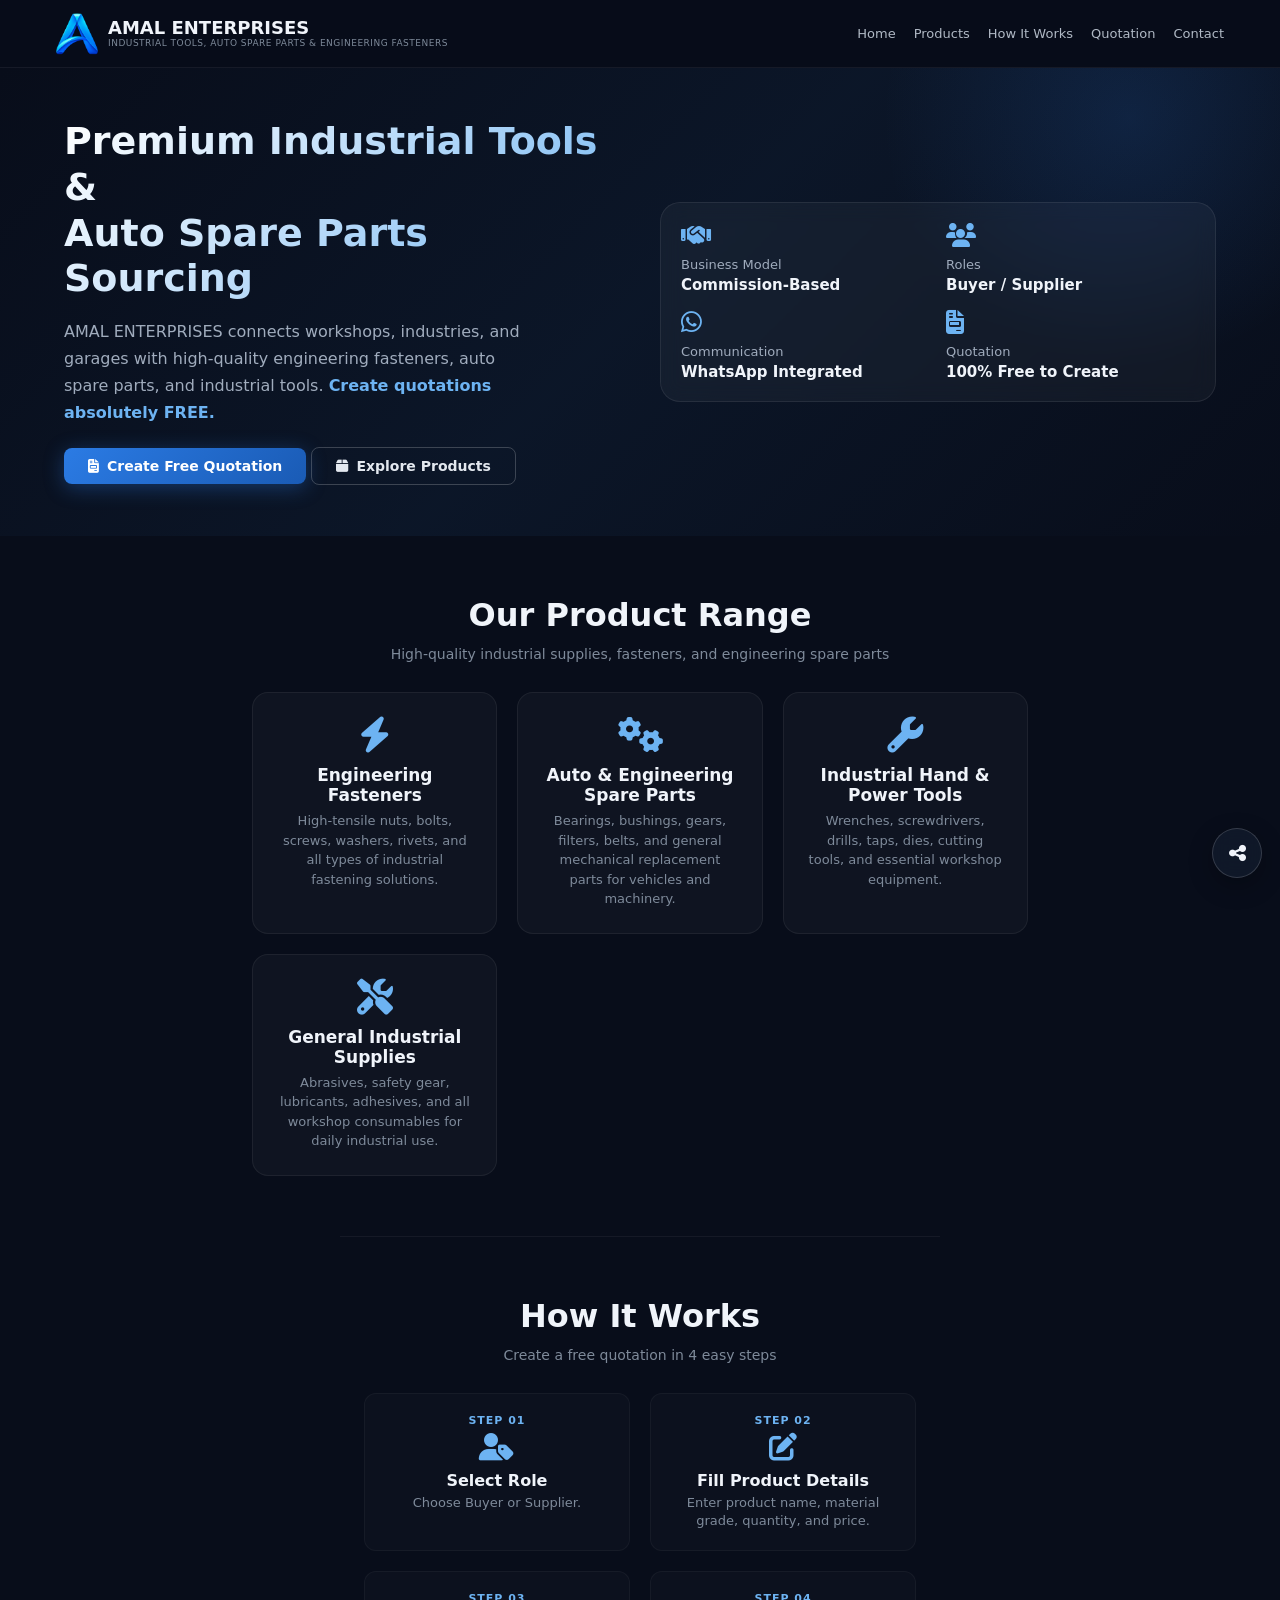
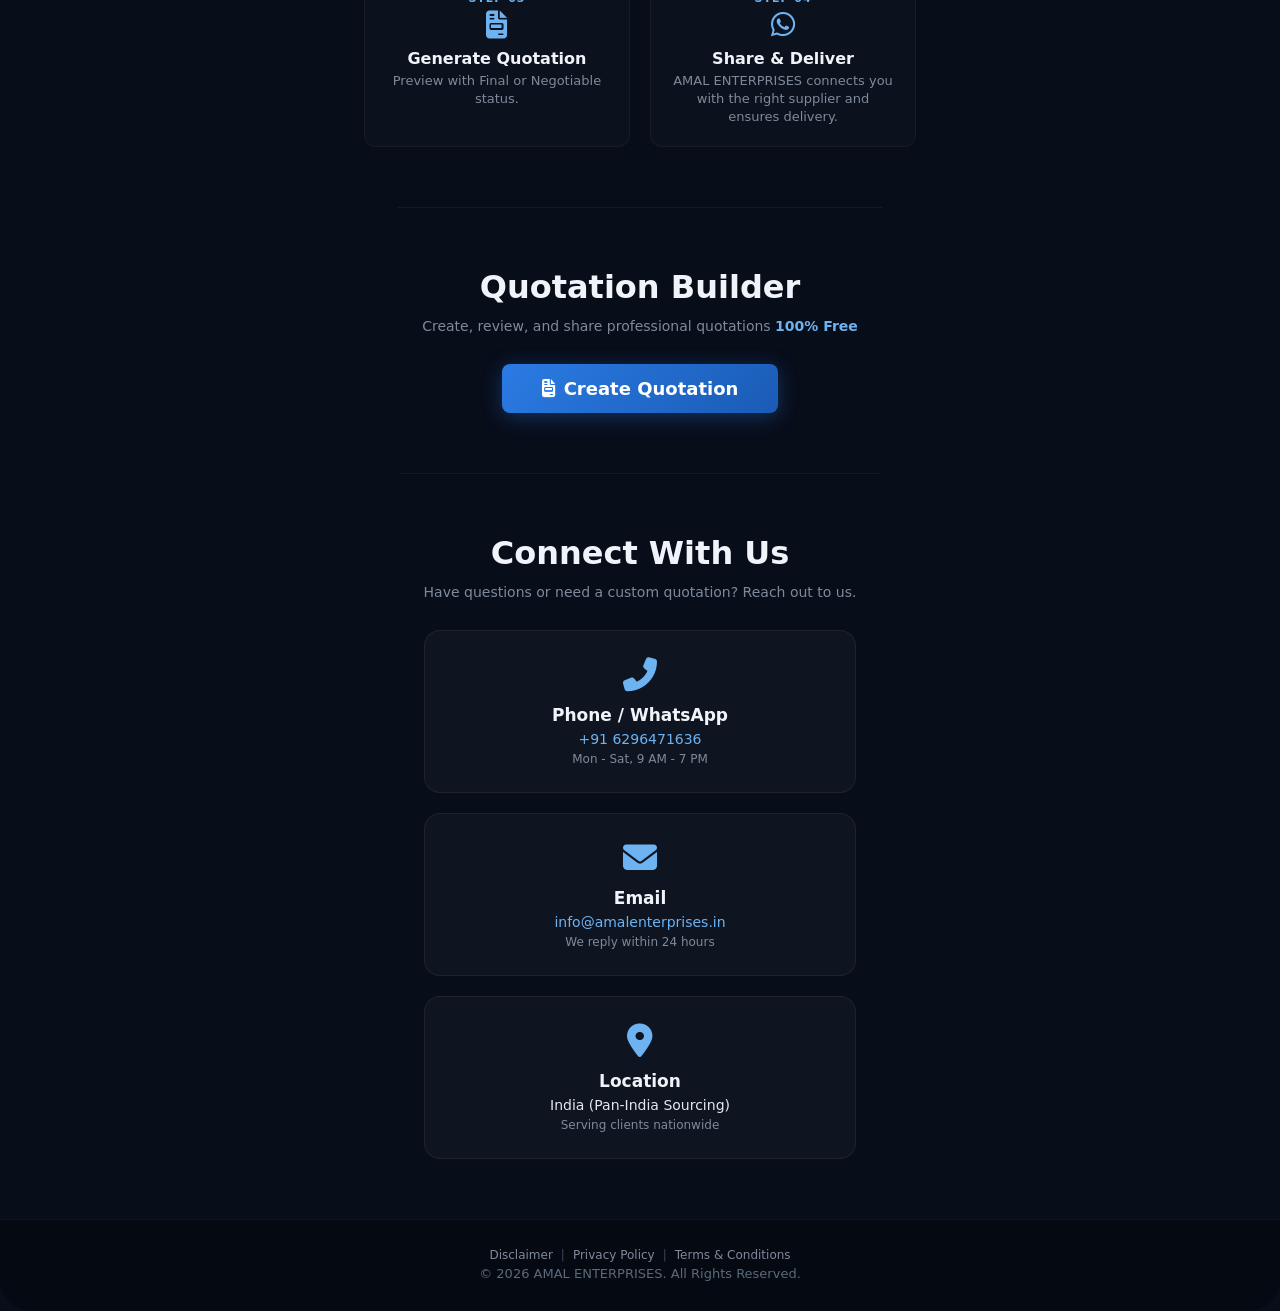
<file: index.html>
<!DOCTYPE html>
<html lang="en">
<head>
    <meta charset="UTF-8" />
    <meta name="viewport" content="width=device-width, initial-scale=1.0, maximum-scale=1.0, user-scalable=yes" />
    <title>AMAL ENTERPRISES | Industrial Tools, Auto Spare Parts & Engineering Fasteners</title>

    <!-- Favicon -->
    <link rel="icon" type="image/png" href="assets/logo.png" />

    <link rel="stylesheet" href="https://cdnjs.cloudflare.com/ajax/libs/font-awesome/6.5.2/css/all.min.css" />

    <style>
        /* ============ GLOBAL RESET & BASE ============ */
        * {
            margin: 0;
            padding: 0;
            box-sizing: border-box;
        }
        html {
            scroll-behavior: smooth;
        }
        body {
            font-family: 'Segoe UI', system-ui, -apple-system, sans-serif;
            background: #080d1a;
            color: #e3e8ef;
            min-height: 100vh;
            display: flex;
            flex-direction: column;
        }
        a {
            text-decoration: none !important;
        }

        /* ============ HEADER ============ */
        header {
            position: fixed;
            top: 0;
            left: 0;
            width: 100%;
            height: 68px;
            z-index: 1000;
            background: rgba(8, 13, 26, 0.95);
            backdrop-filter: blur(12px);
            border-bottom: 1px solid rgba(255, 255, 255, 0.06);
        }
        .navbar {
            max-width: 1200px;
            height: 100%;
            margin: 0 auto;
            padding: 0 16px;
            display: flex;
            align-items: center;
            justify-content: space-between;
        }
        .brand {
            display: flex;
            align-items: center;
            gap: 10px;
            text-decoration: none;
        }
        .brand-logo {
            height: 42px;
            width: auto;
            object-fit: contain;
        }
        .brand-text {
            display: flex;
            flex-direction: column;
            justify-content: center;
        }
        .brand-text h1 {
            font-size: 18px;
            font-weight: 700;
            color: #f0f4fa;
            line-height: 1.1;
            margin: 0;
        }
        .brand-text p {
            font-size: 9px;
            letter-spacing: 0.5px;
            color: #7e8a9a;
            text-transform: uppercase;
            margin: 0;
            line-height: 1.2;
        }
        .nav-links {
            display: flex;
            align-items: center;
            gap: 18px;
        }
        .nav-links a {
            color: #b0b9c5;
            font-size: 13px;
            font-weight: 500;
            transition: 0.3s;
        }
        .nav-links a:hover,
        .nav-links a.active {
            color: #6db3f2;
        }
        .menu-button {
            display: none;
            cursor: pointer;
            font-size: 22px;
            color: #b0b9c5;
        }

        /* ============ HERO ============ */
        .hero {
            margin-top: 68px;
            min-height: 52vh;
            display: flex;
            align-items: center;
            justify-content: center;
            position: relative;
            overflow: hidden;
            background: linear-gradient(135deg, rgba(8, 13, 26, 0.80) 0%, rgba(13, 26, 46, 0.70) 50%, rgba(8, 13, 26, 0.90) 100%),
                url('https://commons.wikimedia.org/wiki/Special:FilePath/Tools_and_parts_are_collected_in_a_metal_bowl_at_an_automotive_workshop.jpg?width=1920');
            background-size: cover;
            background-position: center;
            padding: 24px 0;
        }
        .hero-glow {
            position: absolute;
            width: 500px;
            height: 500px;
            background: radial-gradient(circle, rgba(47, 128, 237, 0.15) 0%, transparent 70%);
            top: -200px;
            right: -100px;
            border-radius: 50%;
            pointer-events: none;
        }
        .hero-content {
            max-width: 1200px;
            padding: 14px 24px;
            position: relative;
            display: grid;
            grid-template-columns: 1fr 1fr;
            gap: 40px;
            align-items: center;
            width: 100%;
        }
        .hero-text h2 {
            font-size: 38px;
            font-weight: 700;
            line-height: 1.2;
            background: linear-gradient(135deg, #ffffff 0%, #6db3f2 100%);
            -webkit-background-clip: text;
            -webkit-text-fill-color: transparent;
            margin-bottom: 16px;
        }
        .hero-text p {
            font-size: 16px;
            line-height: 1.7;
            color: #a0acbd;
            max-width: 480px;
            margin-bottom: 28px;
        }
        .btn {
            display: inline-flex;
            align-items: center;
            gap: 8px;
            padding: 10px 24px;
            border-radius: 8px;
            font-size: 14px;
            font-weight: 600;
            text-decoration: none;
            transition: 0.3s;
        }
        .btn-primary {
            background: linear-gradient(135deg, #2b7be4, #1a5bb5);
            color: #fff;
            box-shadow: 0 4px 20px rgba(43, 123, 228, 0.35);
        }
        .btn-primary:hover {
            transform: translateY(-2px);
        }
        .btn-outline {
            border: 1px solid rgba(255, 255, 255, 0.2);
            color: #e3e8ef;
        }
        .btn-outline:hover {
            border-color: #6db3f2;
            color: #6db3f2;
        }

        .hero-card {
            background: rgba(255, 255, 255, 0.04);
            backdrop-filter: blur(10px);
            border: 1px solid rgba(255, 255, 255, 0.08);
            border-radius: 20px;
            padding: 24px;
            display: grid;
            grid-template-columns: 1fr 1fr;
            gap: 16px;
        }
        .hero-card-item {
            display: flex;
            flex-direction: column;
            gap: 4px;
        }
        .hero-card-item i {
            font-size: 24px;
            color: #6db3f2;
            margin-bottom: 6px;
        }
        .hero-card-item span {
            font-size: 13px;
            color: #a0acbd;
        }
        .hero-card-item strong {
            font-size: 15px;
            color: #f0f4fa;
        }

        /* ============ PRODUCTS ============ */
        .products-section {
            padding: 60px 24px;
            max-width: 1200px;
            margin: 0 auto;
        }
        .section-title {
            text-align: center;
            font-size: 32px;
            font-weight: 700;
            margin-bottom: 12px;
            color: #f0f4fa;
        }
        .section-subtitle {
            text-align: center;
            font-size: 14px;
            color: #7e8a9a;
            margin-bottom: 30px;
        }
        .product-grid {
            display: grid;
            grid-template-columns: repeat(auto-fit, minmax(200px, 1fr));
            gap: 20px;
        }
        .product-card {
            background: rgba(255, 255, 255, 0.03);
            border: 1px solid rgba(255, 255, 255, 0.06);
            border-radius: 16px;
            padding: 24px;
            text-align: center;
            transition: 0.3s;
            min-height: 210px;
            display: flex;
            flex-direction: column;
            align-items: center;
            justify-content: flex-start;
        }
        .product-card:hover {
            transform: translateY(-4px);
            border-color: rgba(109, 179, 242, 0.3);
        }
        .product-card i {
            font-size: 36px;
            color: #6db3f2;
            margin-bottom: 12px;
        }
        .product-card h3 {
            font-size: 17px;
            margin-bottom: 6px;
            color: #f0f4fa;
        }
        .product-card p {
            font-size: 13px;
            color: #7e8a9a;
            line-height: 1.5;
        }

        /* ============ STEPS ============ */
        .steps-section {
            padding: 60px 24px;
            max-width: 1200px;
            margin: 0 auto;
            border-top: 1px solid rgba(255, 255, 255, 0.05);
        }
        .steps-grid {
            display: grid;
            grid-template-columns: repeat(auto-fit, minmax(180px, 1fr));
            gap: 20px;
            margin-top: 20px;
        }
        .step-card {
            text-align: center;
            padding: 20px;
            background: rgba(255, 255, 255, 0.02);
            border-radius: 12px;
            border: 1px solid rgba(255, 255, 255, 0.04);
        }
        .step-card .step-number {
            font-size: 11px;
            font-weight: 700;
            color: #6db3f2;
            letter-spacing: 1px;
            margin-bottom: 6px;
        }
        .step-card i {
            font-size: 28px;
            color: #6db3f2;
            margin-bottom: 10px;
        }
        .step-card h4 {
            color: #f0f4fa;
            font-size: 16px;
            margin-bottom: 4px;
        }
        .step-card p {
            color: #7e8a9a;
            font-size: 13px;
            line-height: 1.4;
        }

        /* ============ QUOTATION TEASER (on index) ============ */
        .quotation-teaser {
            padding: 60px 24px;
            max-width: 1100px;
            margin: 0 auto;
            border-top: 1px solid rgba(255, 255, 255, 0.05);
            text-align: center;
        }
        .quotation-teaser .btn-primary {
            font-size: 18px;
            padding: 14px 40px;
        }

        /* ============ CONTACT ============ */
        .contact-section {
            padding: 60px 24px;
            max-width: 1200px;
            margin: 0 auto;
            border-top: 1px solid rgba(255, 255, 255, 0.05);
        }
        .contact-grid {
            display: grid;
            grid-template-columns: repeat(auto-fit, minmax(240px, 1fr));
            gap: 20px;
            margin-top: 20px;
        }
        .contact-card {
            background: rgba(255, 255, 255, 0.03);
            border: 1px solid rgba(255, 255, 255, 0.06);
            border-radius: 16px;
            padding: 24px;
            text-align: center;
            transition: 0.3s;
        }
        .contact-card:hover {
            border-color: rgba(109, 179, 242, 0.3);
            transform: translateY(-4px);
        }
        .contact-icon {
            font-size: 34px;
            color: #6db3f2;
            margin-bottom: 10px;
        }
        .contact-card h4 {
            font-size: 17px;
            color: #f0f4fa;
            margin-bottom: 4px;
        }
        .contact-card p {
            font-size: 14px;
            color: #a0acbd;
            line-height: 1.5;
        }

        /* ============ FOOTER ============ */
        footer {
            margin-top: auto;
            padding: 28px 24px 30px;
            background: rgba(0, 0, 0, 0.30);
            border-top: 1px solid rgba(255, 255, 255, 0.04);
            border-radius: 0 0 32px 32px;
        }
        .footer-inner {
            max-width: 1200px;
            margin: 0 auto;
            display: flex;
            justify-content: center;
            align-items: center;
            flex-wrap: wrap;
            gap: 8px 20px;
            text-align: center;
        }
        .footer-left {
            display: flex;
            flex-direction: column;
            align-items: center;
            gap: 4px;
        }
        .footer-left .legal-links {
            display: flex;
            gap: 8px;
            flex-wrap: wrap;
            justify-content: center;
        }
        .footer-left .legal-links a {
            color: #7e8a9a;
            font-size: 12px;
            text-decoration: none;
            transition: 0.3s;
        }
        .footer-left .legal-links a:hover {
            color: #6db3f2;
        }
        .footer-left .legal-links .sep {
            color: #3a4a5a;
            font-size: 12px;
        }
        .footer-left .copyright {
            color: #5a6a7a;
            font-size: 13px;
        }

        /* ============ LEGAL MODAL ============ */
        .legal-modal-overlay {
            position: fixed;
            inset: 0;
            z-index: 99999;
            background: rgba(0, 0, 0, 0.8);
            backdrop-filter: blur(8px);
            display: none;
            align-items: center;
            justify-content: center;
            padding: 20px;
        }
        .legal-modal-card {
            background: #111a2a;
            border: 1px solid rgba(255, 255, 255, 0.1);
            border-radius: 20px;
            padding: 28px;
            max-width: 600px;
            width: 100%;
            max-height: 90vh;
            position: relative;
            animation: modalFadeIn 0.3s ease-out;
            overflow-y: auto;
        }
        @keyframes modalFadeIn {
            from {
                opacity: 0;
                transform: scale(0.95) translateY(20px);
            }
            to {
                opacity: 1;
                transform: scale(1) translateY(0);
            }
        }
        .legal-close-btn {
            position: absolute;
            top: 12px;
            right: 16px;
            font-size: 28px;
            color: #a0acbd;
            cursor: pointer;
            background: transparent;
            border: none;
            transition: 0.3s;
        }
        .legal-close-btn:hover {
            color: #f0f4fa;
            transform: rotate(90deg);
        }
        .legal-modal-card h3 {
            color: #f0f4fa;
            margin-bottom: 12px;
            font-size: 20px;
        }
        .legal-modal-card p,
        .legal-modal-card li {
            color: #a0acbd;
            line-height: 1.7;
            font-size: 14px;
        }

        /* ============ RESPONSIVE ============ */
        @media (max-width: 900px) {
            .hero-content {
                grid-template-columns: 1fr;
                gap: 24px;
            }
            .hero-card {
                grid-template-columns: 1fr 1fr;
            }
        }
        @media (max-width: 700px) {
            .nav-links {
                display: none;
                flex-direction: column;
                position: absolute;
                top: 68px;
                left: 0;
                width: 100%;
                background: #080d1a;
                padding: 20px;
                border-bottom: 1px solid rgba(255, 255, 255, 0.06);
                gap: 14px;
            }
            .nav-links.show {
                display: flex;
            }
            .menu-button {
                display: block;
            }
            .hero-text h2 {
                font-size: 28px;
            }
            .hero-card {
                grid-template-columns: 1fr;
            }
            .footer-inner {
                flex-direction: column;
                text-align: center;
            }
        }

        /* ============ COMPACT HERO UPDATE ============ */
        .hero {
            min-height: 52vh;
        }
        .hero-content {
            padding-top: 14px;
            padding-bottom: 14px;
        }
        .hero-text p {
            margin-bottom: 20px;
        }
        .hero-card {
            padding: 20px;
        }
        @media (max-width: 768px) {
            .hero {
                min-height: 46vh;
                margin-top: 60px;
                padding: 18px 0;
                background-position: center;
            }
            .hero-content {
                padding: 12px 18px;
                gap: 24px;
            }
            .hero-text h2 {
                font-size: 30px;
                margin-bottom: 12px;
            }
            .hero-text p {
                font-size: 14px;
                line-height: 1.55;
                margin-bottom: 18px;
            }
            .hero-card {
                padding: 16px;
                border-radius: 16px;
                gap: 12px;
            }
        }

        /* ============ FLOATING SHARE BUTTON ============ */
        .ae-floating-share {
            position: fixed;
            right: 18px;
            bottom: 22px;
            width: 50px;
            height: 50px;
            border-radius: 50%;
            border: 1px solid rgba(255,255,255,0.16);
            background: rgba(17,26,42,0.92);
            color: #f0f4fa;
            display: flex;
            align-items: center;
            justify-content: center;
            font-size: 19px;
            cursor: pointer;
            z-index: 9998;
            box-shadow: 0 8px 24px rgba(0,0,0,0.28);
            backdrop-filter: blur(10px);
            transition: transform .25s ease, border-color .25s ease, background .25s ease;
        }
        .ae-floating-share:hover {
            transform: translateY(-3px) scale(1.04);
            border-color: #6db3f2;
            background: rgba(17,26,42,0.98);
        }
        .ae-floating-share:active { transform: scale(.96); }
        @media (max-width: 600px) {
            .ae-floating-share {
                width: 46px;
                height: 46px;
                right: 14px;
                bottom: 16px;
                font-size: 17px;
            }
        }
    </style>
</head>
<body>

    <!-- ============ HEADER ============ -->
    <header>
        <div class="navbar">
            <a href="index.html" class="brand">
                <img src="assets/logo.png" alt="AMAL ENTERPRISES Logo" class="brand-logo" />
                <div class="brand-text">
                    <h1>AMAL ENTERPRISES</h1>
                    <p>Industrial Tools, Auto Spare Parts &amp; Engineering Fasteners</p>
                </div>
            </a>
            <nav class="nav-links" id="navLinks">
                <a href="index.html#home">Home</a>
                <a href="index.html#products">Products</a>
                <a href="index.html#how-it-works">How It Works</a>
                <a href="quotation.html">Quotation</a>
                <a href="index.html#contact">Contact</a>
            </nav>
            <div class="menu-button" onclick="toggleMenu()"><i class="fas fa-bars"></i></div>
        </div>
    </header>

    <!-- ============ HERO ============ -->
    <section class="hero" id="home">
        <div class="hero-glow"></div>
        <div class="hero-content">
            <div class="hero-text">
                <h2>Premium Industrial Tools &amp;<br />Auto Spare Parts Sourcing</h2>
                <p>
                    AMAL ENTERPRISES connects workshops, industries, and garages with high-quality
                    engineering fasteners, auto spare parts, and industrial tools.
                    <strong style="color:#6db3f2;">Create quotations absolutely FREE.</strong>
                </p>
                <a href="quotation.html" class="btn btn-primary"><i class="fas fa-file-invoice"></i> Create Free Quotation</a>
                <a href="#products" class="btn btn-outline"><i class="fas fa-box"></i> Explore Products</a>
            </div>
            <div class="hero-card">
                <div class="hero-card-item"><i class="fas fa-handshake"></i><span>Business Model</span><strong>Commission-Based</strong></div>
                <div class="hero-card-item"><i class="fas fa-users"></i><span>Roles</span><strong>Buyer / Supplier</strong></div>
                <div class="hero-card-item"><i class="fab fa-whatsapp"></i><span>Communication</span><strong>WhatsApp Integrated</strong></div>
                <div class="hero-card-item"><i class="fas fa-file-invoice"></i><span>Quotation</span><strong>100% Free to Create</strong></div>
            </div>
        </div>
    </section>

    <!-- ============ PRODUCTS ============ -->
    <section class="products-section" id="products">
        <h2 class="section-title">Our Product Range</h2>
        <p class="section-subtitle">High-quality industrial supplies, fasteners, and engineering spare parts</p>
        <div class="product-grid">
            <div class="product-card">
                <i class="fas fa-bolt"></i>
                <h3>Engineering Fasteners</h3>
                <p>High-tensile nuts, bolts, screws, washers, rivets, and all types of industrial fastening solutions.</p>
            </div>
            <div class="product-card">
                <i class="fas fa-cogs"></i>
                <h3>Auto &amp; Engineering Spare Parts</h3>
                <p>Bearings, bushings, gears, filters, belts, and general mechanical replacement parts for vehicles and machinery.</p>
            </div>
            <div class="product-card">
                <i class="fas fa-wrench"></i>
                <h3>Industrial Hand &amp; Power Tools</h3>
                <p>Wrenches, screwdrivers, drills, taps, dies, cutting tools, and essential workshop equipment.</p>
            </div>
            <div class="product-card">
                <i class="fas fa-tools"></i>
                <h3>General Industrial Supplies</h3>
                <p>Abrasives, safety gear, lubricants, adhesives, and all workshop consumables for daily industrial use.</p>
            </div>
        </div>
    </section>

    <!-- ============ STEPS ============ -->
    <section class="steps-section" id="how-it-works">
        <h2 class="section-title">How It Works</h2>
        <p class="section-subtitle">Create a free quotation in 4 easy steps</p>
        <div class="steps-grid">
            <div class="step-card">
                <div class="step-number">STEP 01</div>
                <i class="fas fa-user-tag"></i>
                <h4>Select Role</h4>
                <p>Choose Buyer or Supplier.</p>
            </div>
            <div class="step-card">
                <div class="step-number">STEP 02</div>
                <i class="fas fa-edit"></i>
                <h4>Fill Product Details</h4>
                <p>Enter product name, material grade, quantity, and price.</p>
            </div>
            <div class="step-card">
                <div class="step-number">STEP 03</div>
                <i class="fas fa-file-invoice"></i>
                <h4>Generate Quotation</h4>
                <p>Preview with Final or Negotiable status.</p>
            </div>
            <div class="step-card">
                <div class="step-number">STEP 04</div>
                <i class="fab fa-whatsapp"></i>
                <h4>Share &amp; Deliver</h4>
                <p>AMAL ENTERPRISES connects you with the right supplier and ensures delivery.</p>
            </div>
        </div>
    </section>

    <!-- ============ QUOTATION TEASER (above contact) ============ -->
    <section class="quotation-teaser" id="quotation">
        <h2 class="section-title">Quotation Builder</h2>
        <p class="section-subtitle">Create, review, and share professional quotations <strong style="color:#6db3f2;">100% Free</strong></p>
        <a href="quotation.html" class="btn btn-primary" style="font-size:18px; padding:14px 40px;">
            <i class="fas fa-file-invoice"></i> Create Quotation
        </a>
    </section>

    <!-- ============ CONTACT ============ -->
    <section class="contact-section" id="contact">
        <h2 class="section-title">Connect With Us</h2>
        <p class="section-subtitle">Have questions or need a custom quotation? Reach out to us.</p>
        <div class="contact-grid">
            <div class="contact-card">
                <div class="contact-icon"><i class="fas fa-phone-alt"></i></div>
                <h4>Phone / WhatsApp</h4>
                <p><a href="tel:+916296471636" style="color:#6db3f2;">+91 6296471636</a></p>
                <p style="font-size:12px; color:#7e8a9a;">Mon - Sat, 9 AM - 7 PM</p>
            </div>
            <div class="contact-card">
                <div class="contact-icon"><i class="fas fa-envelope"></i></div>
                <h4>Email</h4>
                <p><a href="mailto:info@amalenterprises.in" style="color:#6db3f2;">info@amalenterprises.in</a></p>
                <p style="font-size:12px; color:#7e8a9a;">We reply within 24 hours</p>
            </div>
            <div class="contact-card">
                <div class="contact-icon"><i class="fas fa-map-marker-alt"></i></div>
                <h4>Location</h4>
                <p style="color:#e3e8ef;">India (Pan-India Sourcing)</p>
                <p style="font-size:12px; color:#7e8a9a;">Serving clients nationwide</p>
            </div>
        </div>
    </section>

    <!-- ============ FOOTER ============ -->
    <footer>
        <div class="footer-inner">
            <div class="footer-left">
                <div class="legal-links">
                    <a href="#" onclick="openLegalModal('disclaimer'); return false;">Disclaimer</a>
                    <span class="sep">|</span>
                    <a href="#" onclick="openLegalModal('privacy'); return false;">Privacy Policy</a>
                    <span class="sep">|</span>
                    <a href="#" onclick="openLegalModal('terms'); return false;">Terms &amp; Conditions</a>
                </div>
                <div class="copyright">&copy; <span id="currentYear"></span> AMAL ENTERPRISES. All Rights Reserved.</div>
            </div>
        </div>
    </footer>

    <!-- FLOATING SHARE -->
    <button class="ae-floating-share" type="button" id="aeFloatingShare"
            aria-label="Share AMAL ENTERPRISES" title="Share">
        <i class="fas fa-share-alt"></i>
    </button>

    <!-- ============ LEGAL MODAL ============ -->
    <div id="legalModal" class="legal-modal-overlay">
        <div class="legal-modal-card">
            <button class="legal-close-btn" onclick="closeLegalModal()">&times;</button>
            <h3 id="legalModalTitle">Legal Policy</h3>
            <div id="legalModalContent"><p>Loading…</p></div>
        </div>
    </div>

    <!-- ============================================================ -->
    <!-- ============ JAVASCRIPT ============ -->
    <!-- ============================================================ -->
    <script>
        // --- Mobile Menu ---
        function toggleMenu() {
            document.getElementById("navLinks").classList.toggle("show");
        }

        document.getElementById("currentYear").textContent = new Date().getFullYear();

        document.querySelectorAll(".nav-links a").forEach(function(link) {
            link.addEventListener("click", function() {
                document.getElementById("navLinks").classList.remove("show");
            });
        });

        // --- Legal Modal ---
        var legalContents = {
            disclaimer: {
                title: "Disclaimer",
                content: '<p><strong>General Information</strong></p><p>The information provided by AMAL ENTERPRISES is for general informational purposes only. We make no representation or warranty of any kind regarding the accuracy, adequacy, validity, or completeness of any information on the site.</p><br><p><strong>Limitation of Liability</strong></p><p>In no event shall AMAL ENTERPRISES be liable for any direct, indirect, incidental, or consequential damages arising out of your use of this website.</p>'
            },
            privacy: {
                title: "Privacy Policy",
                content: '<p><strong>Information We Collect</strong></p><p>We collect your name, company, email, and phone number when you use our quotation system.</p><br><p><strong>How We Use Your Information</strong></p><p>We use it to connect you with buyers/suppliers and improve our services. We do not sell or trade your data.</p>'
            },
            terms: {
                title: "Terms & Conditions",
                content: '<p><strong>Acceptance of Terms</strong></p><p>By using this website, you agree to these terms. AMAL ENTERPRISES acts as a facilitator and does not guarantee product quality or delivery.</p><br><p><strong>User Responsibilities</strong></p><p>Users are responsible for the accuracy of the information they provide.</p>'
            }
        };

        function openLegalModal(type) {
            var modal = document.getElementById("legalModal");
            document.getElementById("legalModalTitle").textContent = legalContents[type].title;
            document.getElementById("legalModalContent").innerHTML = legalContents[type].content;
            modal.style.display = "flex";
            document.body.style.overflow = "hidden";
        }

        function closeLegalModal() {
            document.getElementById("legalModal").style.display = "none";
            document.body.style.overflow = "auto";
        }

        document.getElementById("legalModal").addEventListener("click", function(e) {
            if (e.target === this) closeLegalModal();
        });

        // --- Floating Share ---
        (function () {
            var btn = document.getElementById("aeFloatingShare");
            if (!btn) return;
            btn.addEventListener("click", function () {
                if (navigator.share) {
                    navigator.share({
                        title: "AMAL ENTERPRISES",
                        text: "AMAL ENTERPRISES — Industrial Tools, Auto Spare Parts & Engineering Fasteners",
                        url: window.location.href
                    }).catch(function () {});
                } else if (navigator.clipboard && window.isSecureContext) {
                    navigator.clipboard.writeText(window.location.href)
                        .then(function () { alert("Share link copied."); })
                        .catch(function () {});
                } else {
                    var t = document.createElement("input");
                    t.value = window.location.href;
                    document.body.appendChild(t);
                    t.select();
                    try { document.execCommand("copy"); } catch (e) {}
                    document.body.removeChild(t);
                    alert("Share link copied.");
                }
            });
        })();
    </script>

</body>
</html>
</file>
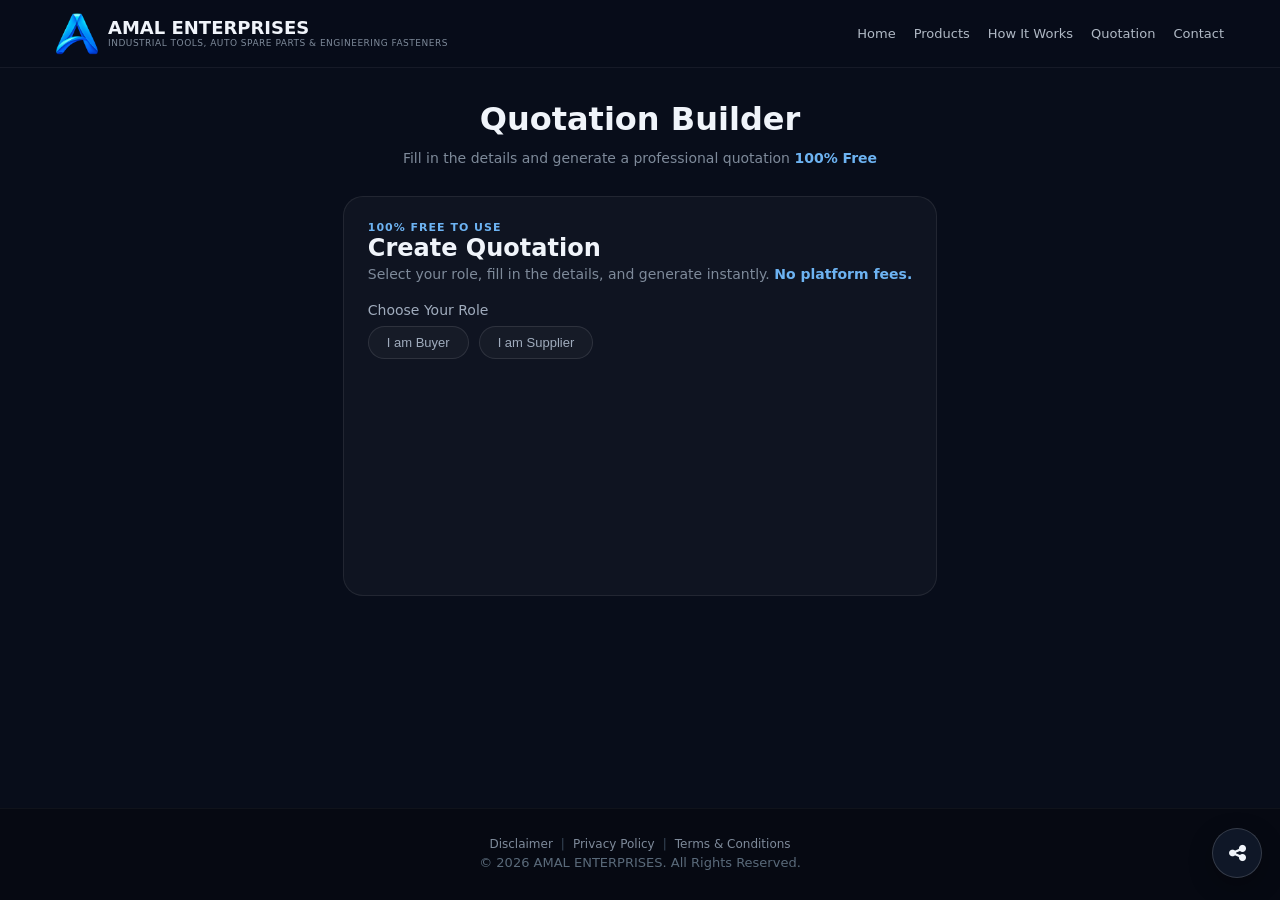
<file: quotation.html>
<!DOCTYPE html>
<html lang="en">
<head>
    <meta charset="UTF-8" />
    <meta name="viewport" content="width=device-width, initial-scale=1.0, maximum-scale=1.0, user-scalable=yes" />
    <title>Quotation Builder | AMAL ENTERPRISES</title>

    <link rel="icon" type="image/png" href="assets/logo.png" />
    <link rel="stylesheet" href="https://cdnjs.cloudflare.com/ajax/libs/font-awesome/6.5.2/css/all.min.css" />

    <style>
        /* ============ GLOBAL ============ */
        * {
            margin: 0;
            padding: 0;
            box-sizing: border-box;
        }
        html {
            scroll-behavior: smooth;
        }
        body {
            font-family: 'Segoe UI', system-ui, -apple-system, sans-serif;
            background: #080d1a;
            color: #e3e8ef;
            min-height: 100vh;
            display: flex;
            flex-direction: column;
        }
        a {
            text-decoration: none !important;
        }

        /* HEADER */
        header {
            position: fixed;
            top: 0;
            left: 0;
            width: 100%;
            height: 68px;
            z-index: 1000;
            background: rgba(8, 13, 26, 0.95);
            backdrop-filter: blur(12px);
            border-bottom: 1px solid rgba(255, 255, 255, 0.06);
        }
        .navbar {
            max-width: 1200px;
            height: 100%;
            margin: 0 auto;
            padding: 0 16px;
            display: flex;
            align-items: center;
            justify-content: space-between;
        }
        .brand {
            display: flex;
            align-items: center;
            gap: 10px;
            text-decoration: none;
        }
        .brand-logo {
            height: 42px;
            width: auto;
            object-fit: contain;
        }
        .brand-text {
            display: flex;
            flex-direction: column;
            justify-content: center;
        }
        .brand-text h1 {
            font-size: 18px;
            font-weight: 700;
            color: #f0f4fa;
            line-height: 1.1;
            margin: 0;
        }
        .brand-text p {
            font-size: 9px;
            letter-spacing: 0.5px;
            color: #7e8a9a;
            text-transform: uppercase;
            margin: 0;
            line-height: 1.2;
        }
        .nav-links {
            display: flex;
            align-items: center;
            gap: 18px;
        }
        .nav-links a {
            color: #b0b9c5;
            font-size: 13px;
            font-weight: 500;
            transition: 0.3s;
        }
        .nav-links a:hover,
        .nav-links a.active {
            color: #6db3f2;
        }
        .menu-button {
            display: none;
            cursor: pointer;
            font-size: 22px;
            color: #b0b9c5;
        }

        /* QUOTATION AREA */
        .quotation-section {
            padding: 100px 24px 60px;
            max-width: 1100px;
            margin: 0 auto;
        }
        #quotationArea {
            background: rgba(255, 255, 255, 0.03);
            border: 1px solid rgba(255, 255, 255, 0.08);
            border-radius: 20px;
            padding: 24px;
            min-height: 400px;
            position: relative;
        }

        /* FORM STYLES */
        .ae-quotation-wrapper {
            width: 100%;
        }
        .ae-quotation-header {
            display: flex;
            justify-content: space-between;
            align-items: flex-start;
            margin-bottom: 20px;
            flex-wrap: wrap;
            gap: 12px;
        }
        .ae-quotation-header h2 {
            font-size: 24px;
            font-weight: 600;
            color: #f0f4fa;
            margin: 0;
        }
        .ae-quotation-header p {
            color: #7e8a9a;
            font-size: 14px;
            margin-top: 4px;
        }
        .ae-small-label {
            color: #6db3f2;
            font-size: 11px;
            text-transform: uppercase;
            letter-spacing: 1px;
            font-weight: 600;
        }
        .ae-role-box {
            margin-bottom: 20px;
        }
        .ae-role-buttons {
            display: flex;
            gap: 10px;
            flex-wrap: wrap;
            margin-top: 8px;
        }
        .ae-role-btn {
            padding: 8px 18px;
            border: 1px solid rgba(255, 255, 255, 0.1);
            background: rgba(255, 255, 255, 0.03);
            color: #a0acbd;
            border-radius: 30px;
            cursor: pointer;
            font-size: 13px;
            font-weight: 500;
            transition: 0.3s;
        }
        .ae-role-btn:hover {
            border-color: #6db3f2;
            color: #f0f4fa;
        }
        .ae-role-btn.selected {
            background: #2b7be4;
            border-color: #2b7be4;
            color: #fff;
        }
        .ae-form-panel {
            margin-top: 12px;
        }
        .ae-form-role-title {
            font-size: 18px;
            font-weight: 600;
            color: #f0f4fa;
            margin-bottom: 12px;
        }
        .ae-form-grid {
            display: grid;
            grid-template-columns: 1fr 1fr;
            gap: 14px;
        }
        .ae-field label {
            display: block;
            font-size: 13px;
            color: #a0acbd;
            margin-bottom: 4px;
        }
        .ae-field input,
        .ae-field select,
        .ae-field textarea {
            width: 100%;
            padding: 10px 14px;
            border: 1px solid rgba(255, 255, 255, 0.1);
            border-radius: 8px;
            background: rgba(255, 255, 255, 0.04);
            color: #f0f4fa;
            font-size: 14px;
            outline: none;
            transition: 0.3s;
        }
        .ae-field input:focus,
        .ae-field select:focus,
        .ae-field textarea:focus {
            border-color: #6db3f2;
            background: rgba(255, 255, 255, 0.06);
        }
        .ae-field textarea {
            resize: vertical;
            min-height: 60px;
        }
        .ae-quantity-row {
            display: grid;
            grid-template-columns: 1fr 1fr 1fr;
            gap: 14px;
        }
        .ae-status-options {
            display: flex;
            gap: 16px;
            margin-top: 6px;
        }
        .ae-status-option {
            display: flex;
            align-items: center;
            gap: 6px;
            font-size: 14px;
            color: #a0acbd;
            cursor: pointer;
        }
        .ae-status-option input {
            accent-color: #2b7be4;
        }
        .ae-generate-btn {
            width: 100%;
            padding: 14px;
            background: linear-gradient(135deg, #2b7be4, #1a5bb5);
            color: #fff;
            border: none;
            border-radius: 10px;
            font-size: 16px;
            font-weight: 600;
            cursor: pointer;
            transition: 0.3s;
            margin-top: 12px;
        }
        .ae-generate-btn:hover {
            transform: translateY(-2px);
            box-shadow: 0 6px 28px rgba(43, 123, 228, 0.4);
        }
        .ae-generate-btn:disabled {
            opacity: 0.5;
            cursor: not-allowed;
            transform: none !important;
        }
        .ae-reset-btn {
            width: 100%;
            padding: 14px;
            background: transparent;
            color: #a0acbd;
            border: 1px solid rgba(255, 255, 255, 0.15);
            border-radius: 10px;
            font-size: 16px;
            font-weight: 600;
            cursor: pointer;
            transition: 0.3s;
            margin-top: 8px;
        }
        .ae-reset-btn:hover {
            background: rgba(255, 255, 255, 0.05);
            border-color: #6db3f2;
            color: #f0f4fa;
        }

        /* MODAL */
        .ae-modal-overlay {
            position: fixed;
            inset: 0;
            z-index: 99999;
            background: rgba(0, 0, 0, 0.85);
            backdrop-filter: blur(8px);
            display: none;
            align-items: center;
            justify-content: center;
            padding: 20px;
            animation: fadeIn 0.3s ease-out;
        }
        @keyframes fadeIn {
            from {
                opacity: 0;
            }
            to {
                opacity: 1;
            }
        }
        .ae-modal-card {
            background: #ffffff;
            border-radius: 20px;
            padding: 30px;
            max-width: 950px;
            width: 100%;
            max-height: 90vh;
            position: relative;
            animation: slideUp 0.3s ease-out;
            overflow-y: auto;
            box-shadow: 0 20px 60px rgba(0, 0, 0, 0.5);
        }
        @keyframes slideUp {
            from {
                opacity: 0;
                transform: scale(0.95) translateY(30px);
            }
            to {
                opacity: 1;
                transform: scale(1) translateY(0);
            }
        }
        .ae-close-btn {
            position: absolute;
            top: 15px;
            right: 20px;
            font-size: 28px;
            color: #555;
            cursor: pointer;
            background: transparent;
            border: none;
            transition: 0.3s;
            z-index: 10;
        }
        .ae-close-btn:hover {
            color: #111;
            transform: rotate(90deg);
        }

        /* PREVIEW STYLES */
        .ae-preview-document {
            color: #222;
            background: #fff;
            padding: 24px 28px;
            border-radius: 12px;
            border: 1px solid #e0e0e0;
            font-family: 'Segoe UI', Arial, sans-serif;
        }
        .ae-preview-document .ae-role-header {
            text-align: center;
            border-bottom: 2px solid #2b7be4;
            padding-bottom: 12px;
            margin-bottom: 16px;
        }
        .ae-preview-document .ae-role-header h1 {
            font-size: 26px;
            font-weight: 700;
            color: #111a2a;
            margin: 0;
            letter-spacing: 1px;
        }
        .ae-preview-document .ae-role-header .ae-sub {
            font-size: 13px;
            color: #5a6a7a;
            margin-top: 2px;
        }
        .ae-preview-document .ae-meta-row {
            display: flex;
            justify-content: space-between;
            flex-wrap: wrap;
            gap: 8px 20px;
            background: #f8f9fa;
            padding: 12px 16px;
            border-radius: 8px;
            margin-bottom: 16px;
            font-size: 13px;
        }
        .ae-preview-document .ae-meta-row .ae-meta-item span {
            color: #5a6a7a;
        }
        .ae-preview-document .ae-meta-row .ae-meta-item strong {
            color: #111a2a;
        }
        .ae-preview-document .ae-section-title {
            font-size: 16px;
            font-weight: 700;
            color: #111a2a;
            margin: 16px 0 10px 0;
            padding-bottom: 4px;
            border-bottom: 1px solid #dce2ea;
        }
        .ae-preview-document .ae-buyer-grid {
            display: grid;
            grid-template-columns: 1fr 1fr;
            gap: 6px 20px;
            background: #f8f9fa;
            padding: 12px 16px;
            border-radius: 8px;
            margin-bottom: 16px;
        }
        .ae-preview-document .ae-buyer-grid .ae-buyer-item span {
            display: block;
            font-size: 11px;
            color: #5a6a7a;
        }
        .ae-preview-document .ae-buyer-grid .ae-buyer-item strong {
            font-size: 14px;
            color: #1a1a2e;
        }
        .ae-preview-document .ae-product-table {
            border: 1px solid #dce2ea;
            border-radius: 8px;
            overflow: hidden;
            margin: 12px 0;
        }
        .ae-preview-document .ae-product-table .ae-table-header {
            background: #e4e9f0;
            font-weight: 600;
            display: grid;
            grid-template-columns: 2fr 0.8fr 1.5fr 1.5fr;
            padding: 10px 12px;
            font-size: 13px;
        }
        .ae-preview-document .ae-product-table .ae-table-row {
            display: grid;
            grid-template-columns: 2fr 0.8fr 1.5fr 1.5fr;
            padding: 10px 12px;
            border-top: 1px solid #dce2ea;
            font-size: 13px;
        }
        .ae-preview-document .ae-product-table .ae-table-row .ae-product-info small {
            display: block;
            color: #5a6a7a;
            font-size: 11px;
        }
        .ae-preview-document .ae-product-table .ae-table-row .ae-product-info strong {
            font-size: 14px;
            color: #1a1a2e;
        }
        .ae-preview-document .ae-product-table .ae-table-row .ae-total-price {
            color: #2b7be4;
            font-weight: 700;
        }
        .ae-preview-document .ae-detail-row {
            display: flex;
            flex-wrap: wrap;
            gap: 8px 20px;
            background: #f8f9fa;
            padding: 10px 16px;
            border-radius: 8px;
            margin: 8px 0;
            font-size: 13px;
        }
        .ae-preview-document .ae-detail-row .ae-detail-label {
            color: #5a6a7a;
        }
        .ae-preview-document .ae-detail-row .ae-detail-value {
            color: #111a2a;
            font-weight: 500;
        }
        .ae-preview-document .ae-terms-box {
            background: #f8f9fa;
            padding: 10px 16px;
            border-radius: 8px;
            margin: 8px 0;
            font-size: 13px;
            border-left: 3px solid #2b7be4;
        }
        .ae-preview-document .ae-terms-box .ae-terms-label {
            color: #5a6a7a;
            display: block;
            font-size: 11px;
        }
        .ae-preview-document .ae-terms-box .ae-terms-text {
            color: #111a2a;
            margin: 2px 0 0 0;
        }
        .ae-preview-document .ae-status-total-row {
            display: flex;
            justify-content: space-between;
            align-items: center;
            flex-wrap: wrap;
            gap: 8px 16px;
            margin-top: 12px;
            padding-top: 12px;
            border-top: 1px solid #dce2ea;
        }
        .ae-preview-document .ae-status-total-row .ae-status-box {
            display: flex;
            align-items: center;
            gap: 8px;
        }
        .ae-preview-document .ae-status-total-row .ae-status-box .ae-status-label {
            font-size: 13px;
            color: #5a6a7a;
        }
        .ae-preview-document .ae-status-total-row .ae-status-box .ae-status-value {
            font-weight: 600;
            padding: 2px 12px;
            border-radius: 12px;
            background: #e8f0fe;
            color: #2b7be4;
        }
        .ae-preview-document .ae-status-total-row .ae-status-box .ae-status-value.final {
            background: #e0f0e0;
            color: #1a7a3a;
        }
        .ae-preview-document .ae-status-total-row .ae-status-box .ae-status-value.negotiable {
            background: #fdf3e0;
            color: #b87a2a;
        }
        .ae-preview-document .ae-status-total-row .ae-total-section {
            text-align: right;
        }
        .ae-preview-document .ae-status-total-row .ae-total-section .ae-subtotal-label {
            font-size: 13px;
            color: #5a6a7a;
        }
        .ae-preview-document .ae-status-total-row .ae-total-section .ae-grand-total {
            font-size: 22px;
            font-weight: 700;
            color: #111a2a;
        }
        .ae-preview-document .ae-gst-line {
            text-align: right;
            font-size: 13px;
            color: #5a6a7a;
            margin-top: 4px;
        }
        .ae-preview-document .ae-company-footer {
            margin-top: 20px;
            padding-top: 14px;
            border-top: 2px solid #dce2ea;
            text-align: center;
            font-size: 13px;
            color: #5a6a7a;
        }
        .ae-preview-document .ae-company-footer strong {
            color: #111a2a;
        }
        .ae-preview-document .ae-company-footer a {
            color: #2b7be4;
            text-decoration: none;
        }
        .ae-preview-document .ae-gst-note {
            margin-top: 6px;
            text-align: center;
            font-size: 12px;
            color: #777;
            font-style: italic;
        }
        .ae-preview-document .ae-free-badge {
            margin-top: 12px;
            padding: 8px 16px;
            background: #e8f0fe;
            border-radius: 8px;
            border: 1px solid #d0e0f0;
            text-align: center;
            font-size: 13px;
            color: #1a5a8a;
        }
        .ae-preview-document .ae-free-badge i {
            color: #2b7be4;
            margin-right: 6px;
        }

        .ae-action-buttons {
            display: flex;
            gap: 12px;
            margin-top: 20px;
            justify-content: flex-end;
            flex-wrap: wrap;
        }
        .ae-whatsapp-btn,
        .ae-print-btn,
        .ae-secondary-btn {
            padding: 10px 24px;
            border-radius: 8px;
            font-size: 14px;
            font-weight: 600;
            cursor: pointer;
            border: none;
            transition: 0.3s;
            display: flex;
            align-items: center;
            gap: 8px;
        }
        .ae-whatsapp-btn {
            background: #25D366;
            color: #fff;
        }
        .ae-whatsapp-btn:hover {
            transform: translateY(-2px);
            box-shadow: 0 4px 15px rgba(37, 211, 102, 0.4);
        }
        .ae-print-btn {
            background: #2b7be4;
            color: #fff;
        }
        .ae-print-btn:hover {
            transform: translateY(-2px);
            box-shadow: 0 4px 15px rgba(43, 123, 228, 0.4);
        }
        .ae-secondary-btn {
            background: #e0e0e0;
            color: #333;
        }
        .ae-secondary-btn:hover {
            background: #ccc;
        }

        /* Toast notification */
        .ae-toast {
            position: fixed;
            bottom: 30px;
            left: 50%;
            transform: translateX(-50%);
            background: #111a2a;
            color: #e3e8ef;
            padding: 14px 28px;
            border-radius: 12px;
            border: 1px solid rgba(255, 255, 255, 0.1);
            box-shadow: 0 8px 32px rgba(0, 0, 0, 0.5);
            font-size: 14px;
            z-index: 999999;
            max-width: 90%;
            text-align: center;
            animation: toastIn 0.4s ease-out;
            display: none;
        }
        .ae-toast.success {
            border-color: #2b7be4;
        }
        .ae-toast.error {
            border-color: #e74c3c;
        }
        .ae-toast .ae-toast-icon {
            margin-right: 10px;
        }
        @keyframes toastIn {
            from {
                opacity: 0;
                transform: translateX(-50%) translateY(30px);
            }
            to {
                opacity: 1;
                transform: translateX(-50%) translateY(0);
            }
        }

        /* ============ FOOTER ============ */
        footer {
            margin-top: auto;
            padding: 28px 24px 30px;
            background: rgba(0, 0, 0, 0.30);
            border-top: 1px solid rgba(255, 255, 255, 0.04);
        }
        .footer-inner {
            max-width: 1200px;
            margin: 0 auto;
            display: flex;
            justify-content: center;
            align-items: center;
            flex-wrap: wrap;
            gap: 8px 20px;
            text-align: center;
        }
        .footer-left {
            display: flex;
            flex-direction: column;
            align-items: center;
            gap: 4px;
        }
        .footer-left .legal-links {
            display: flex;
            gap: 8px;
            flex-wrap: wrap;
            justify-content: center;
        }
        .footer-left .legal-links a {
            color: #7e8a9a;
            font-size: 12px;
            text-decoration: none;
            transition: 0.3s;
            cursor: pointer;
        }
        .footer-left .legal-links a:hover {
            color: #6db3f2;
        }
        .footer-left .legal-links .sep {
            color: #3a4a5a;
            font-size: 12px;
        }
        .footer-left .copyright {
            color: #5a6a7a;
            font-size: 13px;
        }

        /* FLOATING SHARE BUTTON */
        .ae-floating-share {
            position: fixed;
            right: 18px;
            bottom: 22px;
            width: 50px;
            height: 50px;
            border-radius: 50%;
            border: 1px solid rgba(255, 255, 255, 0.16);
            background: rgba(17, 26, 42, 0.92);
            color: #f0f4fa;
            display: flex;
            align-items: center;
            justify-content: center;
            font-size: 19px;
            cursor: pointer;
            z-index: 9998;
            box-shadow: 0 8px 24px rgba(0, 0, 0, 0.28);
            backdrop-filter: blur(10px);
            transition: transform .25s ease, border-color .25s ease, background .25s ease;
        }
        .ae-floating-share:hover {
            transform: translateY(-3px) scale(1.04);
            border-color: #6db3f2;
            background: rgba(17, 26, 42, 0.98);
        }
        .ae-floating-share:active {
            transform: scale(.96);
        }
        @media (max-width: 600px) {
            .ae-floating-share {
                width: 46px;
                height: 46px;
                right: 14px;
                bottom: 16px;
                font-size: 17px;
            }
        }

        /* ============ LEGAL MODAL — 完整样式 (与首页一致) ============ */
        .legal-modal-overlay {
            position: fixed;
            inset: 0;
            z-index: 99999;
            background: rgba(0, 0, 0, 0.8);
            backdrop-filter: blur(8px);
            display: none;
            align-items: center;
            justify-content: center;
            padding: 20px;
        }
        .legal-modal-card {
            background: #111a2a;
            border: 1px solid rgba(255, 255, 255, 0.1);
            border-radius: 20px;
            padding: 28px;
            max-width: 600px;
            width: 100%;
            max-height: 90vh;
            position: relative;
            animation: modalFadeIn 0.3s ease-out;
            overflow-y: auto;
        }
        @keyframes modalFadeIn {
            from {
                opacity: 0;
                transform: scale(0.95) translateY(20px);
            }
            to {
                opacity: 1;
                transform: scale(1) translateY(0);
            }
        }
        .legal-close-btn {
            position: absolute;
            top: 12px;
            right: 16px;
            font-size: 28px;
            color: #a0acbd;
            cursor: pointer;
            background: transparent;
            border: none;
            transition: 0.3s;
        }
        .legal-close-btn:hover {
            color: #f0f4fa;
            transform: rotate(90deg);
        }
        .legal-modal-card h3 {
            color: #f0f4fa;
            margin-bottom: 12px;
            font-size: 20px;
        }
        .legal-modal-card p,
        .legal-modal-card li {
            color: #a0acbd;
            line-height: 1.7;
            font-size: 14px;
        }

        /* RESPONSIVE */
        @media (max-width: 700px) {
            .nav-links {
                display: none;
                flex-direction: column;
                position: absolute;
                top: 68px;
                left: 0;
                width: 100%;
                background: #080d1a;
                padding: 20px;
                border-bottom: 1px solid rgba(255, 255, 255, 0.06);
                gap: 14px;
            }
            .nav-links.show {
                display: flex;
            }
            .menu-button {
                display: block;
            }
            .ae-form-grid {
                grid-template-columns: 1fr;
            }
            .ae-quantity-row {
                grid-template-columns: 1fr 1fr;
            }
            .ae-quantity-row .ae-field:last-child {
                grid-column: 1 / -1;
            }
            .ae-preview-document .ae-buyer-grid {
                grid-template-columns: 1fr;
            }
            .ae-preview-document .ae-product-table .ae-table-header {
                grid-template-columns: 1fr 0.8fr 1fr 1fr;
                font-size: 11px;
            }
            .ae-preview-document .ae-product-table .ae-table-row {
                grid-template-columns: 1fr 0.8fr 1fr 1fr;
                font-size: 11px;
            }
            .ae-action-buttons {
                flex-direction: column;
            }
            .ae-action-buttons button {
                width: 100%;
                justify-content: center;
            }
        }
    </style>
</head>
<body>

    <header>
        <div class="navbar">
            <a href="index.html" class="brand">
                <img src="assets/logo.png" alt="AMAL ENTERPRISES Logo" class="brand-logo" />
                <div class="brand-text">
                    <h1>AMAL ENTERPRISES</h1>
                    <p>Industrial Tools, Auto Spare Parts &amp; Engineering Fasteners</p>
                </div>
            </a>
            <nav class="nav-links" id="navLinks">
                <a href="index.html">Home</a>
                <a href="index.html#products">Products</a>
                <a href="index.html#how-it-works">How It Works</a>
                <a href="#quotation">Quotation</a>
                <a href="index.html#contact">Contact</a>
            </nav>
            <div class="menu-button" onclick="toggleMenu()"><i class="fas fa-bars"></i></div>
        </div>
    </header>

    <section class="quotation-section" id="quotation">
        <h2 style="text-align:center; font-size:32px; font-weight:700; margin-bottom:12px; color:#f0f4fa;">Quotation Builder</h2>
        <p style="text-align:center; font-size:14px; color:#7e8a9a; margin-bottom:30px;">
            Fill in the details and generate a professional quotation <strong style="color:#6db3f2;">100% Free</strong>
        </p>
        <div id="quotationArea"></div>
    </section>

    <!-- Toast Notification -->
    <div class="ae-toast" id="aeToast">
        <span class="ae-toast-icon"><i class="fas fa-check-circle"></i></span>
        <span class="ae-toast-message"></span>
    </div>

    <!-- ============ FOOTER ============ -->
    <footer>
        <div class="footer-inner">
            <div class="footer-left">
                <div class="legal-links">
                    <a href="#" onclick="openLegalModal('disclaimer'); return false;">Disclaimer</a>
                    <span class="sep">|</span>
                    <a href="#" onclick="openLegalModal('privacy'); return false;">Privacy Policy</a>
                    <span class="sep">|</span>
                    <a href="#" onclick="openLegalModal('terms'); return false;">Terms &amp; Conditions</a>
                </div>
                <div class="copyright">&copy; <span id="currentYear"></span> AMAL ENTERPRISES. All Rights Reserved.</div>
            </div>
        </div>
    </footer>

    <!-- FLOATING SHARE -->
    <button class="ae-floating-share" type="button" id="aeFloatingShare"
    aria-label="Share AMAL ENTERPRISES" title="Share">
    <i class="fas fa-share-alt"></i>
</button>

<!-- ============ LEGAL MODAL ============ -->
<div id="legalModal" class="legal-modal-overlay">
    <div class="legal-modal-card">
        <button class="legal-close-btn" onclick="closeLegalModal()">&times;</button>
        <h3 id="legalModalTitle">Legal Policy</h3>
        <div id="legalModalContent"><p>Loading…</p></div>
    </div>
</div>

<script>
    // --- Mobile Menu ---
    function toggleMenu() {
        document.getElementById("navLinks").classList.toggle("show");
    }
    document.getElementById("currentYear").textContent = new Date().getFullYear();
    document.querySelectorAll(".nav-links a").forEach(function(link) {
        link.addEventListener("click", function() {
            document.getElementById("navLinks").classList.remove("show");
        });
    });

    // --- Legal Modal ---
    var legalContents = {
        disclaimer: {
            title: "Disclaimer",
            content: '<p><strong>General Information</strong></p><p>The information provided by AMAL ENTERPRISES is for general informational purposes only. We make no representation or warranty of any kind regarding the accuracy, adequacy, validity, or completeness of any information on the site.</p><br><p><strong>Limitation of Liability</strong></p><p>In no event shall AMAL ENTERPRISES be liable for any direct, indirect, incidental, or consequential damages arising out of your use of this website.</p>'
        },
        privacy: {
            title: "Privacy Policy",
            content: '<p><strong>Information We Collect</strong></p><p>We collect your name, company, email, and phone number when you use our quotation system.</p><br><p><strong>How We Use Your Information</strong></p><p>We use it to connect you with buyers/suppliers and improve our services. We do not sell or trade your data.</p>'
        },
        terms: {
            title: "Terms & Conditions",
            content: '<p><strong>Acceptance of Terms</strong></p><p>By using this website, you agree to these terms. AMAL ENTERPRISES acts as a facilitator and does not guarantee product quality or delivery.</p><br><p><strong>User Responsibilities</strong></p><p>Users are responsible for the accuracy of the information they provide.</p>'
        }
    };

    function openLegalModal(type) {
        var modal = document.getElementById("legalModal");
        document.getElementById("legalModalTitle").textContent = legalContents[type].title;
        document.getElementById("legalModalContent").innerHTML = legalContents[type].content;
        modal.style.display = "flex";
        document.body.style.overflow = "hidden";
    }

    function closeLegalModal() {
        document.getElementById("legalModal").style.display = "none";
        document.body.style.overflow = "auto";
    }

    document.getElementById("legalModal").addEventListener("click", function(e) {
        if (e.target === this) closeLegalModal();
    });

    // --- Floating Share ---
    (function() {
        var btn = document.getElementById("aeFloatingShare");
        if (!btn) return;
        btn.addEventListener("click", function() {
            if (navigator.share) {
                navigator.share({
                    title: "AMAL ENTERPRISES",
                    text: "AMAL ENTERPRISES — Industrial Tools, Auto Spare Parts & Engineering Fasteners",
                    url: window.location.href
                }).catch(function() {});
            } else if (navigator.clipboard && window.isSecureContext) {
                navigator.clipboard.writeText(window.location.href)
                    .then(function() { alert("Share link copied."); })
                    .catch(function() {});
            } else {
                var t = document.createElement("input");
                t.value = window.location.href;
                document.body.appendChild(t);
                t.select();
                try { document.execCommand("copy"); } catch (e) {}
                document.body.removeChild(t);
                alert("Share link copied.");
            }
        });
    })();

    // ==========================================
    //  QUOTATION SYSTEM — FIXED SERIAL (only increments on generate)
    // ==========================================
    (function() {
        "use strict";

        var COMPANY_NAME = "AMAL ENTERPRISES";
        var COMPANY_TAGLINE = "Industrial Tools, Auto Spare Parts & Engineering Fasteners";

        // ========== NO DEFAULT — fetched from Contact Us page ==========
        var ADMIN_WHATSAPP = "";
        var ADMIN_EMAIL = "";
        var ADMIN_LOCATION = "";
        var contactLoaded = false;   // flag to track if fetch succeeded

        // ========== AUTO FETCH from Contact Us page (index.html) ==========
        function fetchContactDetails() {
            // Try to fetch the main index page from the root
            fetch(window.location.origin + '/index.html')
                .then(response => {
                    if (!response.ok) throw new Error('Failed to fetch index.html');
                    return response.text();
                })
                .then(html => {
                    const parser = new DOMParser();
                    const doc = parser.parseFromString(html, 'text/html');
                    
                    // 1. Fetch Phone Number (from Contact card)
                    const phoneLink = doc.querySelector('.contact-card a[href^="tel:"]');
                    if (phoneLink) {
                        const raw = phoneLink.textContent.trim().replace(/\D/g, '');
                        if (raw.length >= 10) {
                            ADMIN_WHATSAPP = raw;
                        }
                    }

                    // 2. Fetch Email
                    const emailLink = doc.querySelector('.contact-card a[href^="mailto:"]');
                    if (emailLink) {
                        const email = emailLink.textContent.trim();
                        if (email) {
                            ADMIN_EMAIL = email;
                        }
                    }

                    // 3. Fetch Location
                    const locationCard = doc.querySelector('.contact-card .fa-map-marker-alt')?.closest('.contact-card');
                    if (locationCard) {
                        const locP = locationCard.querySelector('p:first-of-type');
                        if (locP) {
                            const loc = locP.textContent.trim();
                            if (loc) {
                                ADMIN_LOCATION = loc;
                            }
                        }
                    }

                    // Check if we got at least a phone number
                    if (ADMIN_WHATSAPP) {
                        contactLoaded = true;
                        console.log('✅ Contact details fetched successfully.');
                    } else {
                        // fetched but no phone number found
                        contactLoaded = false;
                        showToast('Contact details not found on the page. Please check the Contact Us section.', 'error');
                    }
                })
                .catch(err => {
                    contactLoaded = false;
                    console.warn('⚠️ Could not fetch contact details from index.html.', err);
                    showToast('Could not load contact details. Please try again later.', 'error');
                });
        }

        var APPS_SCRIPT_URL =
            "https://script.google.com/macros/s/AKfycbztYXKSLAac7t5DZ7rFqkOXgtZYZP2dfLKuTXOuSXTZv0vxkFu9BA9R161RLH-qOs4cVg/exec";

        var API_TOKEN = "AmalQuotation2026_9x7Qm2";
        var currentRole = "";

        var STORAGE_KEY = "amal_user_data";
        var SERIAL_KEY = "amal_quote_serial";
        var PENDING_KEY = "amal_pending_quotations";

        var PRODUCT_CATEGORIES = [
            "Engineering Fasteners",
            "Auto & Engineering Spare Parts",
            "Industrial Hand & Power Tools",
            "General Industrial Supplies",
            "Other / Custom Product"
        ];
        var UNITS = ["piece", "set", "box", "kg", "metre", "dozen", "pair", "pack"];

        var PAYMENT_TERMS = [
            "Cash on Delivery (COD)",
            "100% Advance",
            "50% Advance & 50% on Delivery",
            "Net 30 Days Credit"
        ];
        var GST_OPTIONS = [
            "Exclusive of GST (Without GST)",
            "Inclusive of GST"
        ];
        var DEFAULT_TERMS = "Goods once sold will not be taken back. Delivery charges extra if applicable.";

        // --- Helpers ---
        function numberValue(v) {
            var n = Number.parseFloat(v);
            return Number.isFinite(n) && n >= 0 ? n : 0;
        }

        function formatMoney(v) {
            return "₹" + numberValue(v).toLocaleString("en-IN", { minimumFractionDigits: 2, maximumFractionDigits: 2 });
        }

        function formatQuantity(v) {
            return numberValue(v).toLocaleString("en-IN", { maximumFractionDigits: 6 });
        }

        function getDate() {
            return new Date().toLocaleDateString("en-IN", { day: "2-digit", month: "short", year: "numeric" });
        }

        function escapeHTML(v) {
            return String(v || "").replace(/&/g, "&amp;").replace(/</g, "&lt;").replace(/>/g, "&gt;").replace(/"/g,
                "&quot;").replace(/'/g, "&#039;");
        }

        function normalizeMobile(v) {
            var num = String(v || "").replace(/\D/g, "");
            if (num.length === 10) return "91" + num;
            if (num.length === 12 && num.startsWith("91")) return num;
            return "";
        }

        function openWhatsApp(recipient, message) {
            var mobile = normalizeMobile(recipient);
            if (!mobile) {
                showToast("Contact number not available. Please try again later.", "error");
                return;
            }
            window.open("https://wa.me/" + mobile + "?text=" + encodeURIComponent(message), "_blank", "noopener");
        }

        // --- Toast Notification ---
        function showToast(msg, type) {
            var toast = document.getElementById("aeToast");
            var icon = toast.querySelector(".ae-toast-icon i");
            var messageEl = toast.querySelector(".ae-toast-message");
            toast.className = "ae-toast " + (type || "success");
            if (type === "error") {
                icon.className = "fas fa-exclamation-circle";
            } else {
                icon.className = "fas fa-check-circle";
            }
            messageEl.textContent = msg;
            toast.style.display = "block";
            clearTimeout(toast._hideTimer);
            toast._hideTimer = setTimeout(function() {
                toast.style.display = "none";
            }, 5000);
        }

        // --- Quotation Number Generator — ONLY increments when called (not on page load) ---
        function generateQuotationNumber() {
            var now = new Date();
            var day = String(now.getDate()).padStart(2, "0");
            var month = String(now.getMonth() + 1).padStart(2, "0");
            var year = now.getFullYear();
            var monthKey = month + year;
            var serial = 1;
            try {
                var stored = localStorage.getItem(SERIAL_KEY);
                if (stored) {
                    var data = JSON.parse(stored);
                    if (data.monthKey === monthKey) {
                        serial = data.serial + 1;
                    } else {
                        serial = 1;
                    }
                }
            } catch (e) {}
            // Save the new serial
            localStorage.setItem(SERIAL_KEY, JSON.stringify({ monthKey: monthKey, serial: serial }));
            var serialStr = String(serial).padStart(2, "0");
            return "AE/" + day + "/" + month + "/" + year + "/" + serialStr;
        }

        // --- Get next serial WITHOUT incrementing (for display only) ---
        function getCurrentSerialDisplay() {
            var now = new Date();
            var month = String(now.getMonth() + 1).padStart(2, "0");
            var year = now.getFullYear();
            var monthKey = month + year;
            var serial = 1;
            try {
                var stored = localStorage.getItem(SERIAL_KEY);
                if (stored) {
                    var data = JSON.parse(stored);
                    if (data.monthKey === monthKey) {
                        serial = data.serial + 1;
                    } else {
                        serial = 1;
                    }
                }
            } catch (e) {}
            return serial;
        }

        function getQuoteNumberForDisplay() {
            var now = new Date();
            var day = String(now.getDate()).padStart(2, "0");
            var month = String(now.getMonth() + 1).padStart(2, "0");
            var year = now.getFullYear();
            var serial = getCurrentSerialDisplay();
            var serialStr = String(serial).padStart(2, "0");
            return "AE/" + day + "/" + month + "/" + year + "/" + serialStr;
        }

        // --- LocalStorage User Data ---
        function getUserData(mobile) {
            try {
                var stored = localStorage.getItem(STORAGE_KEY);
                if (stored) {
                    var data = JSON.parse(stored);
                    if (data.mobile === mobile) return data;
                }
            } catch (e) {}
            return null;
        }

        function saveUserData(data) {
            try { localStorage.setItem(STORAGE_KEY, JSON.stringify(data)); } catch (e) {}
        }

        // --- Offline Backup Queue Logic ---
        function getPendingQuotations() {
            try {
                var stored = localStorage.getItem(PENDING_KEY);
                return stored ? JSON.parse(stored) : [];
            } catch (e) { return []; }
        }

        function savePendingQuotation(data) {
            try {
                var pending = getPendingQuotations();
                pending.push({ data: data, timestamp: Date.now(), attempts: 0 });
                localStorage.setItem(PENDING_KEY, JSON.stringify(pending));
            } catch (e) {}
        }

        function removePendingQuotation(quoteNo) {
            try {
                var pending = getPendingQuotations();
                pending = pending.filter(function(item) { return item.data.quoteNo !== quoteNo; });
                localStorage.setItem(PENDING_KEY, JSON.stringify(pending));
            } catch (e) {}
        }

        // --- Google Sheet Auto-Save ---
        function saveToGoogleSheet(data, quoteNo) {
            if (!APPS_SCRIPT_URL) {
                savePendingQuotation(data);
                return;
            }

            var params = new URLSearchParams({
                token: API_TOKEN,
                action: "saveQuotation",
                quoteNo: quoteNo,
                date: getDate(),
                role: data.roleName || "",
                name: data.name || "",
                whatsapp: data.whatsapp || "",
                address: data.address || "",
                email: data.email || "",
                category: data.category || "",
                product: data.product || "",
                specification: data.specification || "",
                quantity: String(data.quantity || 0),
                unit: data.unit || "",
                price: String(data.price || 0),
                total: String(data.total || 0),
                status: data.status || "",
                deliveryDate: data.deliveryDate || "",
                paymentTerms: data.paymentTerms || "",
                gstStatus: data.gstStatus || "",
                termsConditions: data.termsConditions || ""
            });

            var url = APPS_SCRIPT_URL + "?" + params.toString();

            fetch(url, { method: "GET", mode: "cors", cache: "no-store" })
                .then(function(response) { return response.json(); })
                .then(function(res) {
                    if (res && res.status === "success") {
                        removePendingQuotation(quoteNo);
                        showToast("✅ Quotation saved successfully!", "success");
                    } else {
                        removePendingQuotation(quoteNo);
                        showToast("✅ Quotation saved successfully!", "success");
                    }
                })
                .catch(function(err) {
                    fetch(url, { method: "GET", mode: "no-cors" })
                        .then(function() {
                            removePendingQuotation(quoteNo);
                            showToast("✅ Quotation saved successfully!", "success");
                        })
                        .catch(function() {
                            savePendingQuotation(data);
                            showToast("⚠️ Network issue. Quotation saved locally.", "error");
                        });
                });
        }

        function retryPendingQuotations() {
            var pending = getPendingQuotations();
            if (pending.length === 0) return;
            var remaining = [];
            pending.forEach(function(item) {
                if (item.attempts < 3) {
                    item.attempts++;
                    saveToGoogleSheet(item.data, item.data.quoteNo);
                    remaining.push(item);
                } else {
                    remaining.push(item);
                }
            });
            try { localStorage.setItem(PENDING_KEY, JSON.stringify(remaining)); } catch (e) {}
        }

        // --- MAIN FORM RENDER ---
        function createQuotationSystem() {
            var area = document.getElementById("quotationArea");
            if (!area) return;

            area.innerHTML = `
                    <div class="ae-quotation-wrapper">
                        <div class="ae-quotation-header">
                            <div>
                                <div class="ae-small-label">100% Free to Use</div>
                                <h2>Create Quotation</h2>
                                <p>Select your role, fill in the details, and generate instantly. <strong style="color:#6db3f2;">No platform fees.</strong></p>
                            </div>
                        </div>
                        <div class="ae-role-box">
                            <div class="ae-field-label" style="font-size:14px; color:#a0acbd; margin-bottom:8px;">Choose Your Role</div>
                            <div class="ae-role-buttons">
                                <button type="button" class="ae-role-btn" data-role="buyer">I am Buyer</button>
                                <button type="button" class="ae-role-btn" data-role="supplier">I am Supplier</button>
                            </div>
                        </div>
                        <div class="ae-form-panel" id="aeFormPanel" style="display:none;">
                            <div class="ae-form-role-title" id="aeRoleTitle"></div>
                            <div class="ae-form-grid">
                                <div class="ae-field"><label>Quotation Number *</label><input id="aeQuoteNo" type="text" readonly style="cursor:default; background:rgba(255,255,255,0.06);"></div>
                                <div class="ae-field"><label>Expected Delivery Date</label><input id="aeDeliveryDate" type="date"></div>
                                <div class="ae-field"><label>Name / Industry *</label><input id="aeName" type="text" placeholder="Enter your name or industry name"></div>
                                <div class="ae-field"><label>WhatsApp Number *</label><input id="aeWhatsApp" type="tel" maxlength="10" placeholder="10-digit WhatsApp number"></div>
                                <div class="ae-field"><label>Address *</label><input id="aeAddress" type="text" placeholder="Enter your address"></div>
                                <div class="ae-field"><label>Email (Optional)</label><input id="aeEmail" type="email" placeholder="Email address"></div>
                                <div class="ae-field"><label>Product Category *</label><select id="aeCategory"><option value="">Select Product Category</option>${PRODUCT_CATEGORIES.map(function(i) { return '<option value="' + escapeHTML(i) + '">' + escapeHTML(i) + '</option>'; }).join("")}</select></div>
                                <div class="ae-field"><label>Product Name & Size * (e.g., M10 Hex Nut)</label><input id="aeProduct" type="text" placeholder="e.g. M10 Hex Nut, #8 Screw"></div>
                            </div>

                            <div class="ae-field"><label>Specification / Grade * (e.g., MS, GI, SS 304)</label><textarea id="aeSpecification" rows="2" placeholder="e.g. MS, GI, SS 304, High Tensile"></textarea></div>

                            <div class="ae-quantity-row">
                                <div class="ae-field"><label>Quantity *</label><input id="aeQuantity" type="number" min="0.000001" step="any" placeholder="Quantity"></div>
                                <div class="ae-field"><label>Unit *</label><select id="aeUnit"><option value="">Unit</option>${UNITS.map(function(u) { return '<option value="' + escapeHTML(u) + '">' + escapeHTML(u) + '</option>'; }).join("")}</select></div>
                                <div class="ae-field"><label>Expected Unit Price (₹) *</label><input id="aePrice" type="number" min="0" step="0.01" placeholder="Enter your budget price or 0 if unknown"></div>
                            </div>
                            <div style="margin:8px 0 12px 0; font-size:15px; font-weight:600; text-align:right; color:#6db3f2;" id="aeLiveTotal">Estimated Total: ₹0.00</div>

                            <div class="ae-form-grid">
                                <div class="ae-field"><label>Payment Terms *</label><select id="aePaymentTerms"><option value="">Select Payment Terms</option>${PAYMENT_TERMS.map(function(t) { return '<option value="' + escapeHTML(t) + '">' + escapeHTML(t) + '</option>'; }).join("")}</select></div>
                                <div class="ae-field"><label>GST Status *</label><select id="aeGstStatus"><option value="">Select GST Status</option>${GST_OPTIONS.map(function(g) { return '<option value="' + escapeHTML(g) + '">' + escapeHTML(g) + '</option>'; }).join("")}</select></div>
                            </div>

                            <div class="ae-field"><label>Terms & Conditions</label><textarea id="aeTermsConditions" rows="2">${DEFAULT_TERMS}</textarea></div>

                            <div class="ae-status-section">
                                <label style="font-size:14px; color:#a0acbd; margin-bottom:6px; display:block;">Quotation Status *</label>
                                <div class="ae-status-options">
                                    <label class="ae-status-option"><input type="radio" name="aeQuotationStatus" value="Final Quotation" checked> Final Quotation</label>
                                    <label class="ae-status-option"><input type="radio" name="aeQuotationStatus" value="Negotiable"> Negotiable</label>
                                </div>
                            </div>
                            <div id="aeNegotiationNote" style="display:none; background:rgba(255,200,50,0.1); border-left:3px solid #f0b040; padding:10px; border-radius:6px; color:#f0d080; font-size:14px; margin-bottom:12px;">Price and delivery terms are negotiable.</div>
                            <button type="button" class="ae-generate-btn" id="aeGenerateBtn"><i class="fas fa-file-invoice" style="margin-right:8px;"></i> Create Free Quotation</button>
                            <button type="button" class="ae-reset-btn" id="aeResetBtn"><i class="fas fa-undo" style="margin-right:8px;"></i> Reset Form</button>
                        </div>
                    </div>

                    <div class="ae-modal-overlay" id="aeModal" style="display:none;">
                        <div class="ae-modal-card">
                            <button class="ae-close-btn" id="aeCloseModal">×</button>
                            <div class="ae-preview-document" id="aePreviewDocument"></div>
                            <div class="ae-action-buttons" id="aeActionButtons"></div>
                        </div>
                    </div>
                `;
            bindEvents();

            // Set display quote number (without incrementing)
            var quoteNoInput = document.getElementById("aeQuoteNo");
            if (quoteNoInput) {
                quoteNoInput.value = getQuoteNumberForDisplay();
            }

            retryPendingQuotations();
        }

        function bindEvents() {
            document.querySelectorAll(".ae-role-btn").forEach(function(b) {
                b.addEventListener("click", function() { selectRole(this.dataset.role); });
            });
            document.getElementById("aeGenerateBtn").addEventListener("click", generateQuotation);
            document.getElementById("aeResetBtn").addEventListener("click", resetForm);
            document.getElementById("aeCloseModal").addEventListener("click", closePreview);
            document.getElementById("aeModal").addEventListener("click", function(e) {
                if (e.target === e.currentTarget) closePreview();
            });
            ["aeQuantity", "aePrice", "aeUnit"].forEach(function(id) {
                var el = document.getElementById(id);
                el.addEventListener("input", updateLiveCalculation);
                el.addEventListener("change", updateLiveCalculation);
            });
            document.querySelectorAll('input[name="aeQuotationStatus"]').forEach(function(r) {
                r.addEventListener("change", updateLiveCalculation);
            });

            var whatsappInput = document.getElementById("aeWhatsApp");
            if (whatsappInput) {
                whatsappInput.addEventListener("input", function() {
                    var mobile = this.value.replace(/\D/g, "").slice(0, 10);
                    this.value = mobile;
                    if (mobile.length === 10) {
                        var saved = getUserData(mobile);
                        if (saved) {
                            document.getElementById("aeName").value = saved.name || "";
                            document.getElementById("aeAddress").value = saved.address || "";
                            document.getElementById("aeEmail").value = saved.email || "";
                            if (saved.role) {
                                document.querySelectorAll(".ae-role-btn").forEach(function(b) {
                                    if (b.dataset.role === saved.role) selectRole(saved.role);
                                });
                            }
                        }
                    }
                });
            }
        }

        function resetForm() {
            document.querySelectorAll("#aeFormPanel input:not([readonly]), #aeFormPanel select, #aeFormPanel textarea")
                .forEach(function(el) {
                    if (el.type === "radio" || el.type === "checkbox") return;
                    el.value = "";
                });
            document.querySelector('input[name="aeQuotationStatus"][value="Final Quotation"]').checked = true;
            document.getElementById("aeLiveTotal").textContent = "Estimated Total: ₹0.00";
            document.querySelectorAll(".ae-role-btn").forEach(function(b) { b.classList.remove("selected"); });
            currentRole = "";
            document.getElementById("aeFormPanel").style.display = "none";
            // Reset to display-only number (no increment)
            var quoteNoInput = document.getElementById("aeQuoteNo");
            if (quoteNoInput) {
                quoteNoInput.value = getQuoteNumberForDisplay();
            }
            document.getElementById("aeNegotiationNote").style.display = "none";
            showToast("Form has been reset.", "success");
        }

        function selectRole(role) {
            currentRole = role;
            document.querySelectorAll(".ae-role-btn").forEach(function(b) {
                b.classList.toggle("selected", b.dataset.role === role);
            });
            var name = role === "buyer" ? "Buyer" : "Supplier";
            document.getElementById("aeRoleTitle").textContent = name + " Quotation";
            document.getElementById("aeFormPanel").style.display = "block";
        }

        function updateLiveCalculation() {
            var q = numberValue(document.getElementById("aeQuantity").value);
            var p = numberValue(document.getElementById("aePrice").value);
            document.getElementById("aeLiveTotal").textContent = "Estimated Total: " + formatMoney(q * p);
            var sel = document.querySelector('input[name="aeQuotationStatus"]:checked');
            document.getElementById("aeNegotiationNote").style.display = (sel && sel.value === "Negotiable") ? "block" :
            "none";
        }

        function getFormData() {
            var status = document.querySelector('input[name="aeQuotationStatus"]:checked');
            var q = numberValue(document.getElementById("aeQuantity").value);
            var p = numberValue(document.getElementById("aePrice").value);
            var w = document.getElementById("aeWhatsApp").value.replace(/\D/g, "").slice(0, 10);
            return {
                role: currentRole,
                roleName: currentRole === "buyer" ? "Buyer" : "Supplier",
                quoteNo: document.getElementById("aeQuoteNo").value.trim(),
                name: document.getElementById("aeName").value.trim(),
                whatsapp: w,
                address: document.getElementById("aeAddress").value.trim(),
                email: document.getElementById("aeEmail").value.trim(),
                category: document.getElementById("aeCategory").value,
                product: document.getElementById("aeProduct").value.trim(),
                specification: document.getElementById("aeSpecification").value.trim(),
                quantity: q,
                unit: document.getElementById("aeUnit").value,
                price: p,
                total: q * p,
                status: status ? status.value : "",
                deliveryDate: document.getElementById("aeDeliveryDate").value || "",
                paymentTerms: document.getElementById("aePaymentTerms").value || "",
                gstStatus: document.getElementById("aeGstStatus").value || "",
                termsConditions: document.getElementById("aeTermsConditions").value.trim() || DEFAULT_TERMS
            };
        }

        function validateData(data) {
            if (!data.role) { showToast("Please select a role first.", "error"); return false; }
            if (!data.name) { showToast("Please enter your name or industry name.", "error"); return false; }
            if (!/^[0-9]{10}$/.test(data.whatsapp)) { showToast("Please enter a valid 10-digit WhatsApp number.",
                    "error"); return false; }
            if (!data.address) { showToast("Please enter your address.", "error"); return false; }
            if (data.email && !/^[^\s@]+@[^\s@]+\.[^\s@]+$/.test(data.email)) {
                showToast("Please enter a valid email or leave blank.", "error");
                return false;
            }
            if (!data.category) { showToast("Please select a product category.", "error"); return false; }
            if (!data.product) { showToast("Please enter the product name & size.", "error"); return false; }
            if (!(data.quantity > 0)) { showToast("Please enter a valid quantity.", "error"); return false; }
            if (!data.unit) { showToast("Please select a unit.", "error"); return false; }
            if (!(data.price >= 0)) { showToast("Please enter a valid unit price (0 is allowed).", "error"); return false; }
            if (!data.status) { showToast("Please select a quotation status.", "error"); return false; }
            if (!data.paymentTerms) { showToast("Please select payment terms.", "error"); return false; }
            if (!data.gstStatus) { showToast("Please select GST status.", "error"); return false; }
            return true;
        }

        function generateQuotation() {
            if (!currentRole) { showToast("Please select a role first.", "error"); return; }
            var data = getFormData();
            if (!validateData(data)) return;

            // --- INCREMENT SERIAL ONLY NOW (on successful generate) ---
            var newQuoteNo = generateQuotationNumber();
            document.getElementById("aeQuoteNo").value = newQuoteNo;
            data.quoteNo = newQuoteNo;

            var btn = document.getElementById("aeGenerateBtn");
            btn.disabled = true;
            btn.innerHTML = '<i class="fas fa-spinner fa-spin" style="margin-right:8px;"></i> Saving...';

            showPreview(data);
            saveUserData({ mobile: data.whatsapp, name: data.name, address: data.address, email: data.email,
                role: currentRole });
            saveToGoogleSheet(data, data.quoteNo);

            setTimeout(function() {
                btn.disabled = false;
                btn.innerHTML = '<i class="fas fa-file-invoice" style="margin-right:8px;"></i> Create Free Quotation';
            }, 4000);
        }

        // ===== PREVIEW MODAL =====
        function showPreview(data) {
            var box = document.getElementById("aePreviewDocument");
            var currentDate = getDate();
            var isFinal = data.status === "Final Quotation";
            var statusClass = isFinal ? "final" : "negotiable";
            var total = data.total;
            var gstDisplay = data.gstStatus || "Exclusive of GST (Without GST)";
            var roleTitle = data.roleName === "Buyer" ? "Buyer Quotation" : "Supplier Quotation";
            var partyTitle = data.roleName === "Buyer" ? "BUYER DETAILS" : "SUPPLIER DETAILS";
            var partyNameLabel = data.roleName === "Buyer" ? "Customer Name" : "Supplier Name";

            // Check if contact info is available
            var hasContact = ADMIN_WHATSAPP && ADMIN_EMAIL && ADMIN_LOCATION;
            var contactHtml = hasContact ? `
                        <div class="ae-company-footer">
                            <strong>${COMPANY_NAME}</strong><br>
                            ${COMPANY_TAGLINE}<br>
                            📞 <a href="tel:+${ADMIN_WHATSAPP}">+${ADMIN_WHATSAPP}</a> &nbsp;|&nbsp; ✉️ <a href="mailto:${ADMIN_EMAIL}">${ADMIN_EMAIL}</a><br>
                            📍 ${ADMIN_LOCATION}
                        </div>
                    ` : `
                        <div class="ae-company-footer" style="color:#999; font-style:italic;">
                            Contact information currently unavailable. Please try again later.
                        </div>
                    `;

            box.innerHTML = `
                        <div class="ae-role-header">
                            <h1>${escapeHTML(roleTitle)}</h1>
                            <div class="ae-sub">${escapeHTML(data.roleName)} - ${escapeHTML(data.status)}</div>
                        </div>

                        <div class="ae-meta-row">
                            <div class="ae-meta-item"><span>QUOTATION NO.</span> <strong>${escapeHTML(data.quoteNo)}</strong></div>
                            <div class="ae-meta-item"><span>DATE</span> <strong>${escapeHTML(currentDate)}</strong></div>
                            ${data.deliveryDate ? '<div class="ae-meta-item"><span>EXPECTED DELIVERY</span> <strong>' + escapeHTML(data.deliveryDate) + '</strong></div>' : ''}
                        </div>

                        <div class="ae-section-title">${partyTitle}</div>
                        <div class="ae-buyer-grid">
                            <div class="ae-buyer-item"><span>${partyNameLabel}</span><strong>${escapeHTML(data.name)}</strong></div>
                            <div class="ae-buyer-item"><span>Address</span><strong>${escapeHTML(data.address)}</strong></div>
                            <div class="ae-buyer-item"><span>Phone</span><strong>${escapeHTML(data.whatsapp)}</strong></div>
                            <div class="ae-buyer-item"><span>Email</span><strong>${escapeHTML(data.email || '—')}</strong></div>
                        </div>

                        <div class="ae-section-title">${escapeHTML(data.status)}</div>

                        <div class="ae-product-table">
                            <div class="ae-table-header">
                                <span>Product Name & Size</span>
                                <span>Qty</span>
                                <span>Expected Unit Price (₹)</span>
                                <span>Total (₹)</span>
                            </div>
                            <div class="ae-table-row">
                                <div class="ae-product-info">
                                    <small>${escapeHTML(data.category)}</small>
                                    <strong>${escapeHTML(data.product)}</strong>
                                </div>
                                <div>${formatQuantity(data.quantity)} ${escapeHTML(data.unit)}</div>
                                <div>${formatMoney(data.price)} / ${escapeHTML(data.unit)}</div>
                                <div class="ae-total-price">${formatMoney(data.total)}</div>
                            </div>
                        </div>

                        ${data.specification ? '<div class="ae-detail-row"><span class="ae-detail-label">Specification / Grade</span> <span class="ae-detail-value">' + escapeHTML(data.specification) + '</span></div>' : ''}

                        <div class="ae-detail-row">
                            <span class="ae-detail-label">Payment Terms</span>
                            <span class="ae-detail-value">${escapeHTML(data.paymentTerms)}</span>
                        </div>
                        <div class="ae-detail-row">
                            <span class="ae-detail-label">GST Status</span>
                            <span class="ae-detail-value">${escapeHTML(data.gstStatus)}</span>
                        </div>

                        <div class="ae-terms-box">
                            <span class="ae-terms-label">Terms & Conditions</span>
                            <p class="ae-terms-text">${escapeHTML(data.termsConditions)}</p>
                        </div>

                        <div class="ae-status-total-row">
                            <div class="ae-status-box">
                                <span class="ae-status-label">STATUS</span>
                                <span class="ae-status-value ${statusClass}">${escapeHTML(data.status)}</span>
                            </div>
                            <div class="ae-total-section">
                                <div><span class="ae-subtotal-label">SUBTOTAL</span> <strong style="font-size:18px;">${formatMoney(total)}</strong></div>
                                <div class="ae-gst-line">GST STATUS: ${escapeHTML(gstDisplay)}</div>
                                <div style="margin-top:4px;"><span class="ae-subtotal-label">GRAND TOTAL</span> <span class="ae-grand-total">${formatMoney(total)}</span></div>
                            </div>
                        </div>

                        ${contactHtml}

                        <div class="ae-gst-note">* Prices are exclusive of GST</div>

                        <div class="ae-free-badge">
                            <i class="fas fa-check-circle"></i> This quotation is 100% FREE to create. No platform fees applied.
                        </div>
                    `;
            createActionButtons(data);
            document.getElementById("aeModal").style.display = "flex";
            document.body.style.overflow = 'hidden';
        }

        function createActionButtons(data) {
            var buttons = document.getElementById("aeActionButtons");
            buttons.innerHTML = `
                        <button class="ae-whatsapp-btn" id="aeWhatsAppBtn"><i class="fab fa-whatsapp"></i> Share via WhatsApp</button>
                        <button class="ae-print-btn" id="aePrintBtn"><i class="fas fa-print"></i> Print / Download PDF</button>
                        <button class="ae-secondary-btn" id="aeCloseActionBtn">Close</button>
                    `;

            document.getElementById("aeWhatsAppBtn").addEventListener("click", function() {
                // Check if we have a contact number
                if (!ADMIN_WHATSAPP) {
                    showToast("Contact number not available. Please try again later.", "error");
                    return;
                }
                openWhatsApp(ADMIN_WHATSAPP, createWhatsAppMessage(data));
            });

            document.getElementById("aePrintBtn").addEventListener("click", function() {
                var printContent = document.getElementById("aePreviewDocument").innerHTML;
                var win = window.open('', '_blank');
                win.document.write(`
                            <html><head><title>Quotation - ${escapeHTML(data.quoteNo)}</title>
                            <style>
                                body { font-family: 'Segoe UI', Arial, sans-serif; padding: 20px; max-width: 950px; margin: 0 auto; }
                                @media print { body { padding: 0; } }
                                .ae-preview-document { color: #222; }
                                .ae-role-header { text-align: center; border-bottom: 2px solid #2b7be4; padding-bottom: 12px; margin-bottom: 16px; }
                                .ae-role-header h1 { font-size: 26px; font-weight: 700; color: #111a2a; margin: 0; }
                                .ae-role-header .ae-sub { font-size: 13px; color: #5a6a7a; margin-top: 2px; }
                                .ae-meta-row { display: flex; justify-content: space-between; flex-wrap: wrap; gap: 8px 20px; background: #f8f9fa; padding: 12px 16px; border-radius: 8px; margin-bottom: 16px; font-size: 13px; }
                                .ae-meta-row .ae-meta-item span { color: #5a6a7a; }
                                .ae-meta-row .ae-meta-item strong { color: #111a2a; }
                                .ae-section-title { font-size: 16px; font-weight: 700; color: #111a2a; margin: 16px 0 10px 0; padding-bottom: 4px; border-bottom: 1px solid #dce2ea; }
                                .ae-buyer-grid { display: grid; grid-template-columns: 1fr 1fr; gap: 6px 20px; background: #f8f9fa; padding: 12px 16px; border-radius: 8px; margin-bottom: 16px; }
                                .ae-buyer-grid .ae-buyer-item span { display: block; font-size: 11px; color: #5a6a7a; }
                                .ae-buyer-grid .ae-buyer-item strong { font-size: 14px; color: #1a1a2e; }
                                .ae-product-table { border: 1px solid #dce2ea; border-radius: 8px; overflow: hidden; margin: 12px 0; }
                                .ae-product-table .ae-table-header { background: #e4e9f0; font-weight: 600; display: grid; grid-template-columns: 2fr 0.8fr 1.5fr 1.5fr; padding: 10px 12px; font-size: 13px; }
                                .ae-product-table .ae-table-row { display: grid; grid-template-columns: 2fr 0.8fr 1.5fr 1.5fr; padding: 10px 12px; border-top: 1px solid #dce2ea; font-size: 13px; }
                                .ae-product-table .ae-table-row .ae-product-info small { display: block; color: #5a6a7a; font-size: 11px; }
                                .ae-product-table .ae-table-row .ae-product-info strong { font-size: 14px; color: #1a1a2e; }
                                .ae-product-table .ae-table-row .ae-total-price { color: #2b7be4; font-weight: 700; }
                                .ae-detail-row { display: flex; flex-wrap: wrap; gap: 8px 20px; background: #f8f9fa; padding: 10px 16px; border-radius: 8px; margin: 8px 0; font-size: 13px; }
                                .ae-detail-row .ae-detail-label { color: #5a6a7a; }
                                .ae-detail-row .ae-detail-value { color: #111a2a; font-weight: 500; }
                                .ae-terms-box { background: #f8f9fa; padding: 10px 16px; border-radius: 8px; margin: 8px 0; font-size: 13px; border-left: 3px solid #2b7be4; }
                                .ae-terms-box .ae-terms-label { color: #5a6a7a; display: block; font-size: 11px; }
                                .ae-terms-box .ae-terms-text { color: #111a2a; margin: 2px 0 0 0; }
                                .ae-status-total-row { display: flex; justify-content: space-between; align-items: center; flex-wrap: wrap; gap: 8px 16px; margin-top: 12px; padding-top: 12px; border-top: 1px solid #dce2ea; }
                                .ae-status-total-row .ae-status-box { display: flex; align-items: center; gap: 8px; }
                                .ae-status-total-row .ae-status-box .ae-status-label { font-size: 13px; color: #5a6a7a; }
                                .ae-status-total-row .ae-status-box .ae-status-value { font-weight: 600; padding: 2px 12px; border-radius: 12px; background: #e8f0fe; color: #2b7be4; }
                                .ae-status-total-row .ae-status-box .ae-status-value.final { background: #e0f0e0; color: #1a7a3a; }
                                .ae-status-total-row .ae-status-box .ae-status-value.negotiable { background: #fdf3e0; color: #b87a2a; }
                                .ae-status-total-row .ae-total-section { text-align: right; }
                                .ae-status-total-row .ae-total-section .ae-subtotal-label { font-size: 13px; color: #5a6a7a; }
                                .ae-status-total-row .ae-total-section .ae-grand-total { font-size: 22px; font-weight: 700; color: #111a2a; }
                                .ae-gst-line { text-align: right; font-size: 13px; color: #5a6a7a; margin-top: 4px; }
                                .ae-company-footer { margin-top: 20px; padding-top: 14px; border-top: 2px solid #dce2ea; text-align: center; font-size: 13px; color: #5a6a7a; }
                                .ae-company-footer strong { color: #111a2a; }
                                .ae-company-footer a { color: #2b7be4; text-decoration: none; }
                                .ae-gst-note { margin-top: 6px; text-align: center; font-size: 12px; color: #777; font-style: italic; }
                                .ae-free-badge { margin-top: 12px; padding: 8px 16px; background: #e8f0fe; border-radius: 8px; border: 1px solid #d0e0f0; text-align: center; font-size: 13px; color: #1a5a8a; }
                                .ae-free-badge i { color: #2b7be4; margin-right: 6px; }
                            </style>
                            </head><body>${printContent}</body></html>
                        `);
                win.document.close();
                setTimeout(function() { win.print(); }, 500);
            });

            document.getElementById("aeCloseActionBtn").addEventListener("click", closePreview);
        }

        function createWhatsAppMessage(data) {
            var msg = "*" + COMPANY_NAME + "*\n*Quotation*\n\nQuotation No: " + data.quoteNo + "\nDate: " + getDate();
            if (data.deliveryDate) msg += "\nExpected Delivery: " + data.deliveryDate;
            msg += "\n\nRole: " + data.roleName + "\n\nName/Industry: " + data.name + "\nWhatsApp: " + data.whatsapp +
                "\nAddress: " + data.address;
            if (data.email) msg += "\nEmail: " + data.email;
            msg += "\n\nProduct Category: " + data.category + "\nProduct: " + data.product + "\nQuantity: " + formatQuantity(
                data.quantity) + " " + data.unit + "\nUnit Price: " + formatMoney(data.price) + " / " + data.unit +
                "\nEstimated Total: " + formatMoney(data.total) + "\n\nQuotation Status: *" + data.status + "*";
            if (data.specification) msg += "\n\nSpecification / Grade:\n" + data.specification;
            msg += "\n\nPayment Terms: " + data.paymentTerms;
            msg += "\nGST Status: " + data.gstStatus;
            if (data.termsConditions) msg += "\n\nTerms & Conditions:\n" + data.termsConditions;
            if (data.status === "Negotiable") msg += "\n\nPrice is negotiable. Commercial terms can be discussed.";
            if (data.roleName === "Supplier") msg +=
                "\n\nPlease share/confirm your best supply price and commercial terms with AMAL ENTERPRISES.";
            if (data.roleName === "Buyer") msg += "\n\nPlease confirm the requirement and commercial terms.";
            msg += "\n\n✅ This quotation was created 100% FREE on AMAL ENTERPRISES platform.";
            return msg;
        }

        function closePreview() {
            document.getElementById("aeModal").style.display = "none";
            document.body.style.overflow = '';
        }

        // --- INIT ---
        window.onload = function() {
            fetchContactDetails(); // Auto-fetch from Contact Us page
            createQuotationSystem();
        };
    })();
</script>

</body>
</html>
</file>
